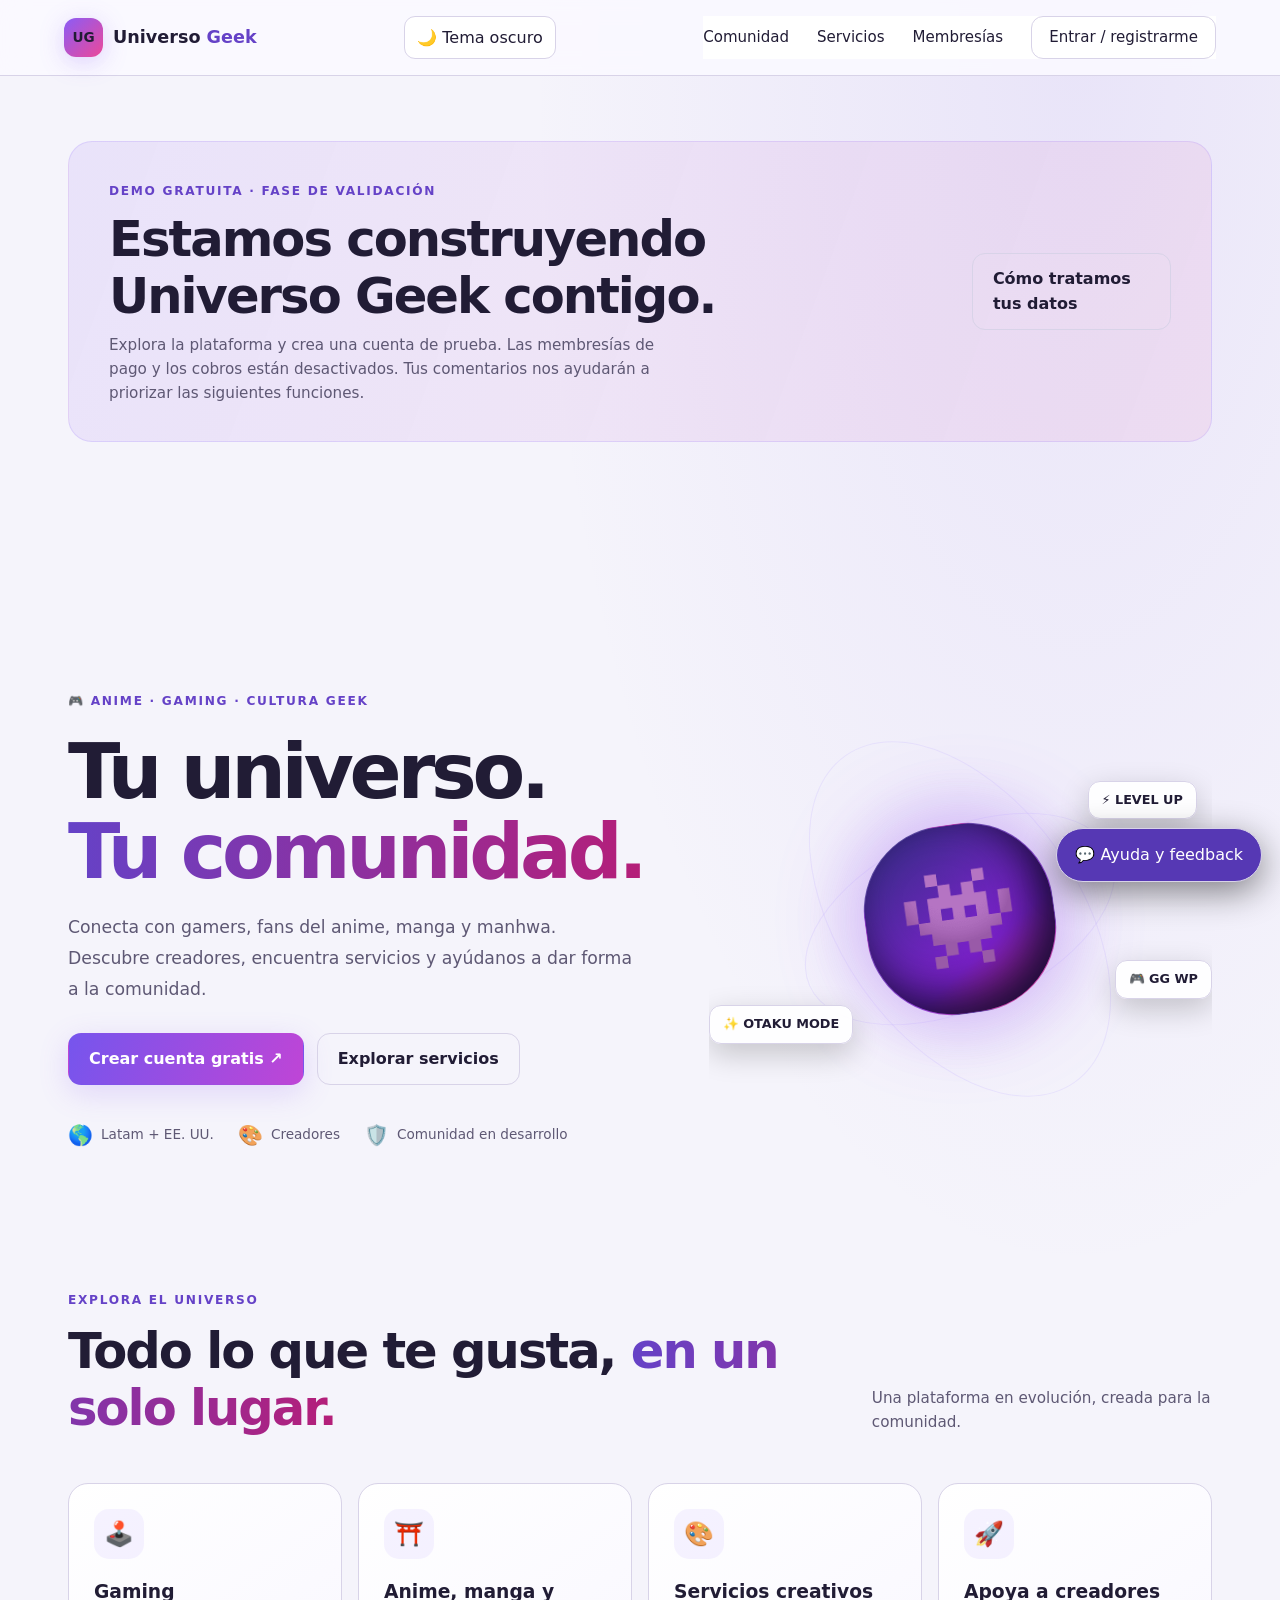
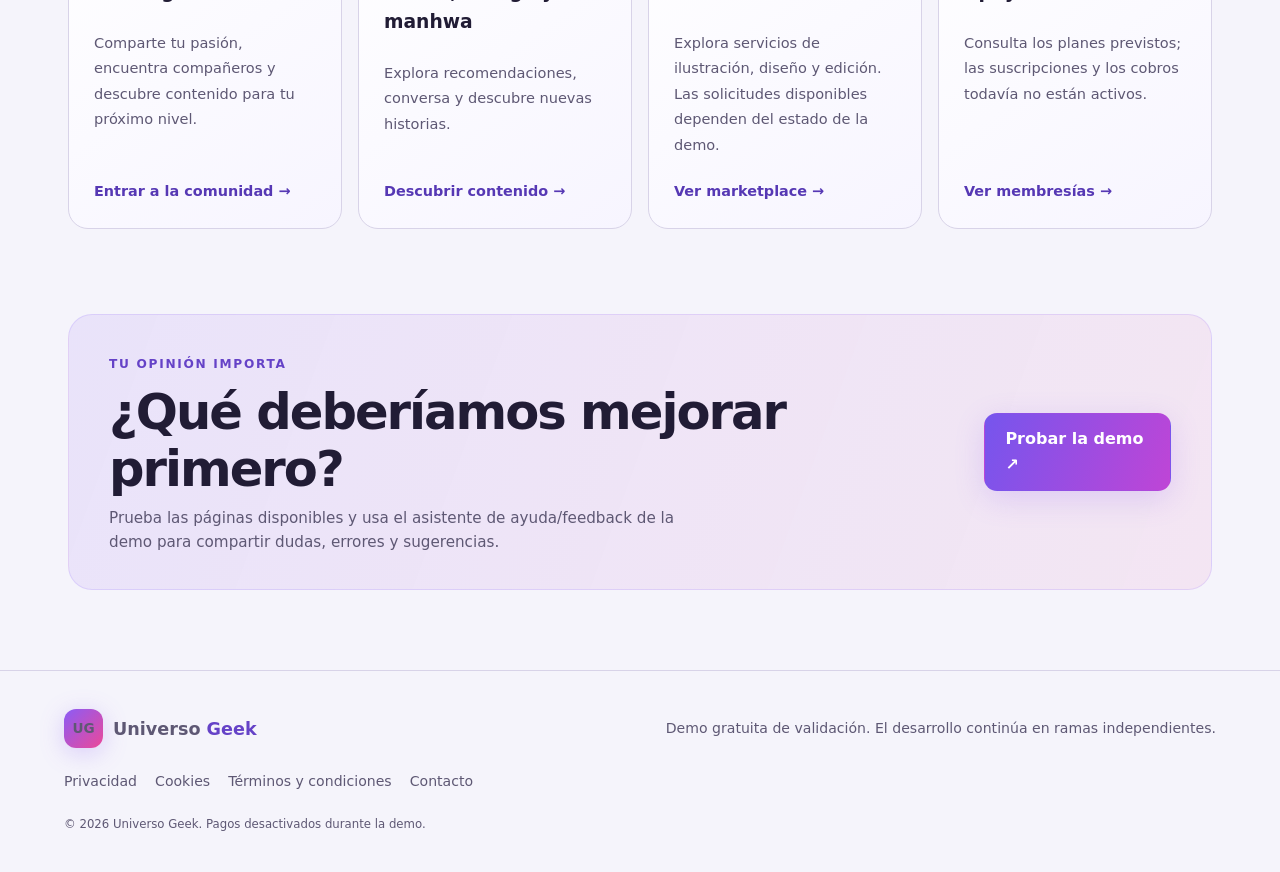
<file: index.html>
<!doctype html>
<html lang="es">
<head>
<meta charset="utf-8"><meta name="viewport" content="width=device-width,initial-scale=1">
<meta name="theme-color" content="#10101b"><meta name="description" content="Universo Geek: demo gratuita de comunidad gamer, anime, manga y manhwa. Prueba el catálogo, descubre servicios y ayúdanos a definir la plataforma.">
<title>Universo Geek — Demo gratuita</title><link rel="stylesheet" href="assets/css/style.css">
</head><body>
<!-- CABECERA: navegación principal de la demo pública. -->
<header class="site-header"><a class="brand" href="index.html"><span class="brand-mark">UG</span><span>Universo <b>Geek</b></span></a><button class="menu-toggle" aria-expanded="false" aria-label="Abrir menú">☰</button><nav class="nav"><a href="#comunidad">Comunidad</a><a href="services.html">Servicios</a><a href="membership.html">Membresías</a><a href="login.html" class="nav-login">Entrar / registrarme</a></nav></header>
<main>
<!-- Aviso visible: esta rama es una demo de validación separada de producción. -->
<section class="section" aria-label="Estado de la demo"><div class="cta-panel"><div><span class="eyebrow">DEMO GRATUITA · FASE DE VALIDACIÓN</span><h2>Estamos construyendo Universo Geek contigo.</h2><p>Explora la plataforma y crea una cuenta de prueba. Las membresías de pago y los cobros están desactivados. Tus comentarios nos ayudarán a priorizar las siguientes funciones.</p></div><a class="button secondary" href="privacy.html">Cómo tratamos tus datos</a></div></section>
<!-- CONTENIDO: propuesta de valor y accesos principales. -->
<section class="hero"><div class="hero-copy"><span class="eyebrow">🎮 ANIME · GAMING · CULTURA GEEK</span><h1>Tu universo.<br><span>Tu comunidad.</span></h1><p>Conecta con gamers, fans del anime, manga y manhwa. Descubre creadores, encuentra servicios y ayúdanos a dar forma a la comunidad.</p><div class="actions"><a class="button primary" href="login.html">Crear cuenta gratis ↗</a><a class="button secondary" href="services.html">Explorar servicios</a></div><div class="hero-stats"><div><strong>🌎</strong><span>Latam + EE. UU.</span></div><div><strong>🎨</strong><span>Creadores</span></div><div><strong>🛡️</strong><span>Comunidad en desarrollo</span></div></div></div><div class="hero-art" aria-label="Ilustración decorativa"><div class="orbit orbit-one"></div><div class="orbit orbit-two"></div><div class="planet">👾</div><span class="float-tag tag-a">⚡ LEVEL UP</span><span class="float-tag tag-b">✨ OTAKU MODE</span><span class="float-tag tag-c">🎮 GG WP</span></div></section>
<section class="section" id="comunidad"><div class="section-heading"><div><span class="eyebrow">EXPLORA EL UNIVERSO</span><h2>Todo lo que te gusta, <span>en un solo lugar.</span></h2></div><p>Una plataforma en evolución, creada para la comunidad.</p></div><div class="feature-grid"><article class="feature-card"><span class="feature-icon">🕹️</span><h3>Gaming</h3><p>Comparte tu pasión, encuentra compañeros y descubre contenido para tu próximo nivel.</p><a href="login.html">Entrar a la comunidad →</a></article><article class="feature-card"><span class="feature-icon">⛩️</span><h3>Anime, manga y manhwa</h3><p>Explora recomendaciones, conversa y descubre nuevas historias.</p><a href="login.html">Descubrir contenido →</a></article><article class="feature-card"><span class="feature-icon">🎨</span><h3>Servicios creativos</h3><p>Explora servicios de ilustración, diseño y edición. Las solicitudes disponibles dependen del estado de la demo.</p><a href="services.html">Ver marketplace →</a></article><article class="feature-card"><span class="feature-icon">🚀</span><h3>Apoya a creadores</h3><p>Consulta los planes previstos; las suscripciones y los cobros todavía no están activos.</p><a href="membership.html">Ver membresías →</a></article></div></section>
<section class="cta-panel"><div><span class="eyebrow">TU OPINIÓN IMPORTA</span><h2>¿Qué deberíamos mejorar primero?</h2><p>Prueba las páginas disponibles y usa el asistente de ayuda/feedback de la demo para compartir dudas, errores y sugerencias.</p></div><a class="button primary" href="login.html">Probar la demo ↗</a></section>
</main>
<!-- PIE: enlaces informativos. Esta demo no ofrece cobros ni membresías pagadas. -->
<footer class="footer"><a class="brand" href="index.html"><span class="brand-mark">UG</span><span>Universo <b>Geek</b></span></a><p>Demo gratuita de validación. El desarrollo continúa en ramas independientes.</p><div><a href="privacy.html">Privacidad</a><a href="cookies.html">Cookies</a><a href="terms.html">Términos y condiciones</a><a href="mailto:robertmartineznapoles2003@gmail.com">Contacto</a></div><small>© <span id="year"></span> Universo Geek. Pagos desactivados durante la demo.</small></footer><script src="assets/js/config.js"></script><script src="assets/js/app.js"></script></body></html>
</file>
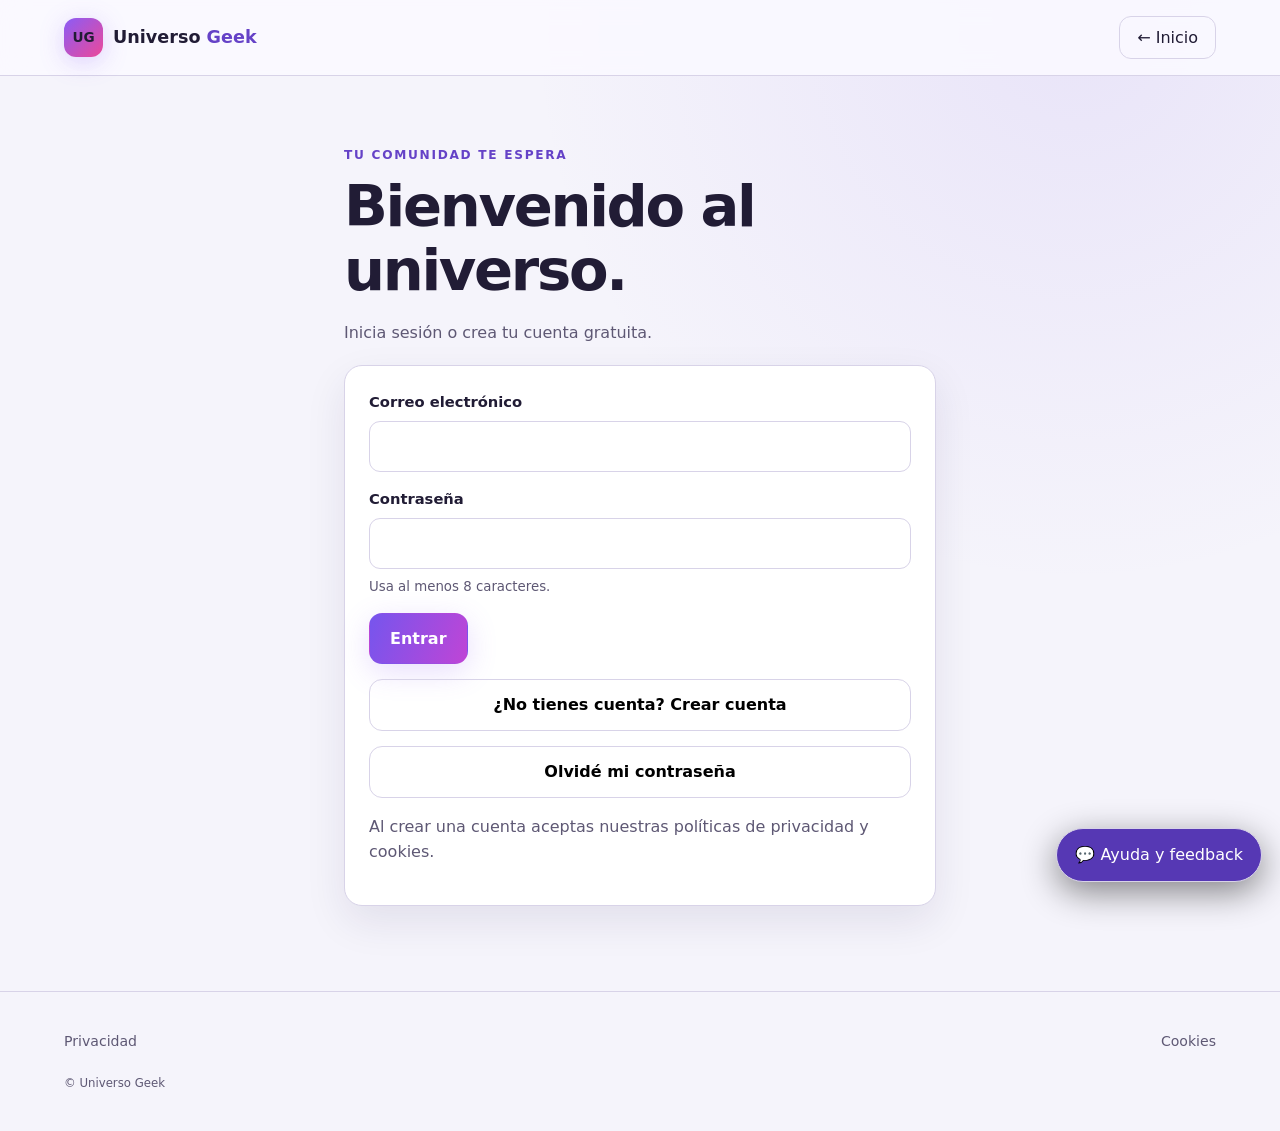
<file: admin.html>
<!doctype html>
<html lang="es">
<head><meta charset="utf-8"><meta name="viewport" content="width=device-width,initial-scale=1"><meta name="description" content="Herramientas seguras de moderación de Universo Geek."><title>Moderación — Universo Geek</title><link rel="stylesheet" href="assets/css/style.css"></head>
<body>
<header class="site-header"><a class="brand" href="index.html"><span class="brand-mark">UG</span><span>Universo <b>Geek</b></span></a><nav class="nav"><a href="dashboard.html">Mi espacio</a><a href="services.html">Marketplace</a><a href="membership.html">Membresías</a><button class="button secondary" data-signout>Salir</button></nav><button class="menu-toggle" aria-label="Abrir menú" aria-expanded="false">☰</button></header>
<!-- MODERACIÓN: esta interfaz es solo una herramienta de conveniencia; las funciones SQL y RLS son la barrera de seguridad real. -->
<main class="page-wrap"><span class="eyebrow">HERRAMIENTAS INTERNAS</span><h1 class="page-title">Centro de moderación</h1><p class="muted">Las decisiones se envían a funciones de base de datos con verificación de rol. Los pagos y los cambios de roles no se administran desde esta página.</p>
<div id="status" class="notice" aria-live="polite">Verificando identidad y permisos…</div>
<section id="moderation-ui" hidden>
  <section class="panel"><div class="section-heading"><div><span class="eyebrow">MARKETPLACE</span><h2>Servicios pendientes</h2></div><button class="button secondary" id="refresh-services" type="button">Actualizar</button></div><div id="services-queue" class="list-grid"><p class="empty-state">Cargando…</p></div></section>
  <section class="panel"><div class="section-heading"><div><span class="eyebrow">AFILIADOS</span><h2>Anuncios pendientes</h2></div><button class="button secondary" id="refresh-ads" type="button">Actualizar</button></div><div id="ads-queue" class="list-grid"><p class="empty-state">Cargando…</p></div></section>
  <!-- FEEDBACK: solo el administrador puede leer los comentarios; la base de datos aplica RLS. -->
  <section class="panel" id="feedback-panel" hidden>
    <div class="section-heading"><div><span class="eyebrow">VOZ DE LA COMUNIDAD</span><h2>Feedback de usuarios</h2></div><button class="button secondary" id="refresh-feedback" type="button">Actualizar</button></div>
    <p class="muted">Lee sugerencias y reportes y actualiza su estado de seguimiento. No copies información personal fuera del sistema.</p>
    <div id="feedback-stats" class="feature-grid" aria-live="polite"><p class="empty-state">Cargando estadísticas…</p></div>
    <div id="feedback-queue" class="list-grid"><p class="empty-state">Cargando comentarios…</p></div>
  </section>
  <section class="panel"><h2>Pagos y membresías</h2><p class="notice">Las acciones sobre pagos están desactivadas hasta que QvaPay apruebe la cuenta comercial y se pruebe la verificación de transacciones. No cambies estados de pago manualmente desde el navegador.</p></section>
</section>
</main><footer class="footer"><a href="privacy.html">Privacidad</a><a href="cookies.html">Cookies</a><small>© Universo Geek</small></footer>
<script src="assets/js/config.js"></script><script src="assets/js/app.js"></script><script>
// COLAS DE MODERACIÓN: muestra publicaciones pendientes y llama a RPCs que comprueban el rol y registran la auditoría.
UG.requireAuth();
const statusBox=document.querySelector("#status"), ui=document.querySelector("#moderation-ui");
const serviceQueue=document.querySelector("#services-queue"), adsQueue=document.querySelector("#ads-queue");
function noteBox(text,kind="notice"){statusBox.className="notice "+kind;statusBox.textContent=text;}
function make(tag,cls,text){const el=document.createElement(tag);if(cls)el.className=cls;if(text!==undefined)el.textContent=text;return el;}
function renderQueue(container,rows,type){
 container.replaceChildren();
 if(!rows.length){container.append(make("p","empty-state","No hay elementos pendientes de revisión."));return;}
 for(const row of rows){
  const card=make("article","service-card");
  card.append(make("span","badge",type==="service"?(row.category||"Servicio"):"Anuncio de afiliado"));
  card.append(make("h3","",row.title));
  card.append(make("p","muted",row.description));
  if(type==="service")card.append(make("p","",Number(row.price_amount).toLocaleString("es-US",{style:"currency",currency:row.currency||"USD"})));
  else {const link=make("a","","Abrir destino ↗");link.href=row.destination_url;link.target="_blank";link.rel="noopener noreferrer";card.append(link,make("p","muted","CTA: "+(row.cta||"—")));}
  const note=make("textarea","");note.maxLength=500;note.placeholder="Nota de moderación (opcional, máximo 500 caracteres)";note.setAttribute("aria-label","Nota de moderación");note.style.width="100%";note.style.minHeight="76px";note.style.margin="12px 0";note.style.background="var(--bg)";note.style.color="var(--text)";note.style.border="1px solid var(--line)";note.style.borderRadius="10px";note.style.padding="10px";card.append(note);
  const actions=make("div","form-actions");
  for(const [label,next,cls] of [["Aprobar","approved","primary"],["Rechazar","rejected","secondary"],["Pausar","paused","secondary"]]){
    const button=make("button","button "+cls,label);button.type="button";
    button.addEventListener("click",async()=>{
      if(!confirm(label+" este elemento?"))return;
      button.disabled=true;
      try{
        const endpoint=type==="service"?"moderate_marketplace_service":"moderate_affiliate_ad";
        const idKey=type==="service"?"target_service":"target_ad";
        await UG.api("/rest/v1/rpc/"+endpoint,{method:"POST",body:JSON.stringify({[idKey]:row.id,new_status:next,note:note.value.trim()||null})});
        noteBox("Decisión guardada y registrada en auditoría.","success");
        await loadQueues();
      }catch(e){noteBox("No se pudo guardar la decisión: "+e.message,"error");}
      finally{button.disabled=false;}
    });
    actions.append(button);
  }
  card.append(actions);container.append(card);
 }
}
async function loadQueues(){
 serviceQueue.replaceChildren(make("p","empty-state","Cargando servicios…"));
 adsQueue.replaceChildren(make("p","empty-state","Cargando anuncios…"));
 try{
  const [services,ads]=await Promise.all([
   UG.api("/rest/v1/marketplace_services?select=id,user_id,title,description,category,price_amount,currency,status,created_at&status=eq.pending&order=created_at.asc"),
   UG.api("/rest/v1/affiliate_ads?select=id,user_id,title,description,destination_url,cta,status,created_at&status=eq.pending&order=created_at.asc")
  ]);
  renderQueue(serviceQueue,Array.isArray(services)?services:[],"service");
  renderQueue(adsQueue,Array.isArray(ads)?ads:[],"ad");
 }catch(e){serviceQueue.replaceChildren(make("p","empty-state","No se pudieron cargar los servicios."));adsQueue.replaceChildren(make("p","empty-state","No se pudieron cargar los anuncios."));noteBox("Error al cargar las colas de moderación: "+e.message,"error");}
}
async function loadFeedbackStats(){
 const box=document.querySelector("#feedback-stats");
 if(!box)return;
 box.replaceChildren(make("p","empty-state","Cargando estadísticas…"));
 try{
  const data=await UG.api("/rest/v1/rpc/admin_site_feedback_stats",{method:"POST",body:"{}"});
  box.replaceChildren();
  const values=[
   ["Comentarios recibidos",Number(data.total)||0],
   ["Pendientes de seguimiento",Number(data.open)||0],
   ["Últimos 30 días",Number(data.last_30_days)||0],
   ["Valoración media",data.average_rating==null?"Sin valoraciones":Number(data.average_rating).toFixed(2)+" / 5"]
  ];
  for(const [title,value] of values){
   const card=make("article","feature-card");
   card.append(make("p","muted",title),make("h3","",String(value)));
   box.append(card);
  }
 }catch{
  box.replaceChildren(make("p","empty-state","No se pudieron cargar las estadísticas."));
 }
}
async function loadFeedback(){
 const container=document.querySelector("#feedback-queue");
 if(!container)return;
 await loadFeedbackStats();
 container.replaceChildren(make("p","empty-state","Cargando feedback…"));
 try{
  const rows=await UG.api("/rest/v1/site_feedback?select=id,category,rating,message,contact_email,page_path,status,created_at&order=created_at.desc&limit=100");
  container.replaceChildren();
  if(!Array.isArray(rows)||!rows.length){container.append(make("p","empty-state","Todavía no hay comentarios."));return;}
  for(const row of rows){
   const card=make("article","service-card");
   const labels={question:"Pregunta",bug:"Error",suggestion:"Sugerencia",content:"Contenido",accessibility:"Accesibilidad",other:"Otro"};
   card.append(make("span","badge",(labels[row.category]||row.category)+" · "+row.status));
   card.append(make("p","muted",new Date(row.created_at).toLocaleString()));
   if(row.rating)card.append(make("p","","Valoración: "+row.rating+"/5"));
   card.append(make("p","",row.message));
   if(row.page_path)card.append(make("p","muted","Página: "+row.page_path));
   if(row.contact_email)card.append(make("p","muted","Contacto facilitado: "+row.contact_email));
   const label=make("label","","Estado del seguimiento");
   const select=document.createElement("select");
   [["new","Nuevo"],["reviewing","En revisión"],["planned","Planificado"],["done","Resuelto"],["closed","Cerrado"]].forEach(([value,title])=>{const option=make("option","",title);option.value=value;option.selected=value===row.status;select.append(option);});
   label.append(select);
   const save=make("button","button secondary","Guardar estado");save.type="button";
   save.addEventListener("click",async()=>{
    save.disabled=true;
    try{
     await UG.api("/rest/v1/site_feedback?id=eq."+encodeURIComponent(row.id),{method:"PATCH",headers:{"Prefer":"return=minimal"},body:JSON.stringify({status:select.value})});
     noteBox("Estado del comentario actualizado.","success");
     await loadFeedback();
    }catch(e){noteBox("No se pudo actualizar el comentario. Comprueba el rol de administrador y las políticas RLS.","error");save.disabled=false;}
   });
   card.append(label,save);container.append(card);
  }
 }catch(e){container.replaceChildren(make("p","empty-state","No se pudo cargar el feedback. Esta sección requiere rol de administrador."));}
}
async function init(){
 const user=UG.user();
 if(!user?.id){noteBox("No se pudo identificar la sesión. Vuelve a iniciar sesión.","error");return;}
 try{
  const rows=await UG.api("/rest/v1/profiles?select=id,role,display_name&id=eq."+encodeURIComponent(user.id));
  const profile=Array.isArray(rows)?rows[0]:null;
  if(!profile||!["admin","moderator"].includes(profile.role)){noteBox("Acceso denegado. Esta sección requiere rol admin o moderator.","error");return;}
  noteBox("Sesión verificada · rol: "+profile.role+". Las acciones de moderación se registran en auditoría.","success");
  ui.hidden=false;await loadQueues();if(profile.role==="admin"){document.querySelector("#feedback-panel").hidden=false;await loadFeedback();}
 }catch(e){noteBox("No se pudo verificar el rol. Comprueba la sesión y las políticas RLS.","error");}
}
document.querySelector("#refresh-services").addEventListener("click",loadQueues);
document.querySelector("#refresh-ads").addEventListener("click",loadQueues);
document.querySelector("#refresh-feedback")?.addEventListener("click",loadFeedback);
init();
</script></body></html>
</file>
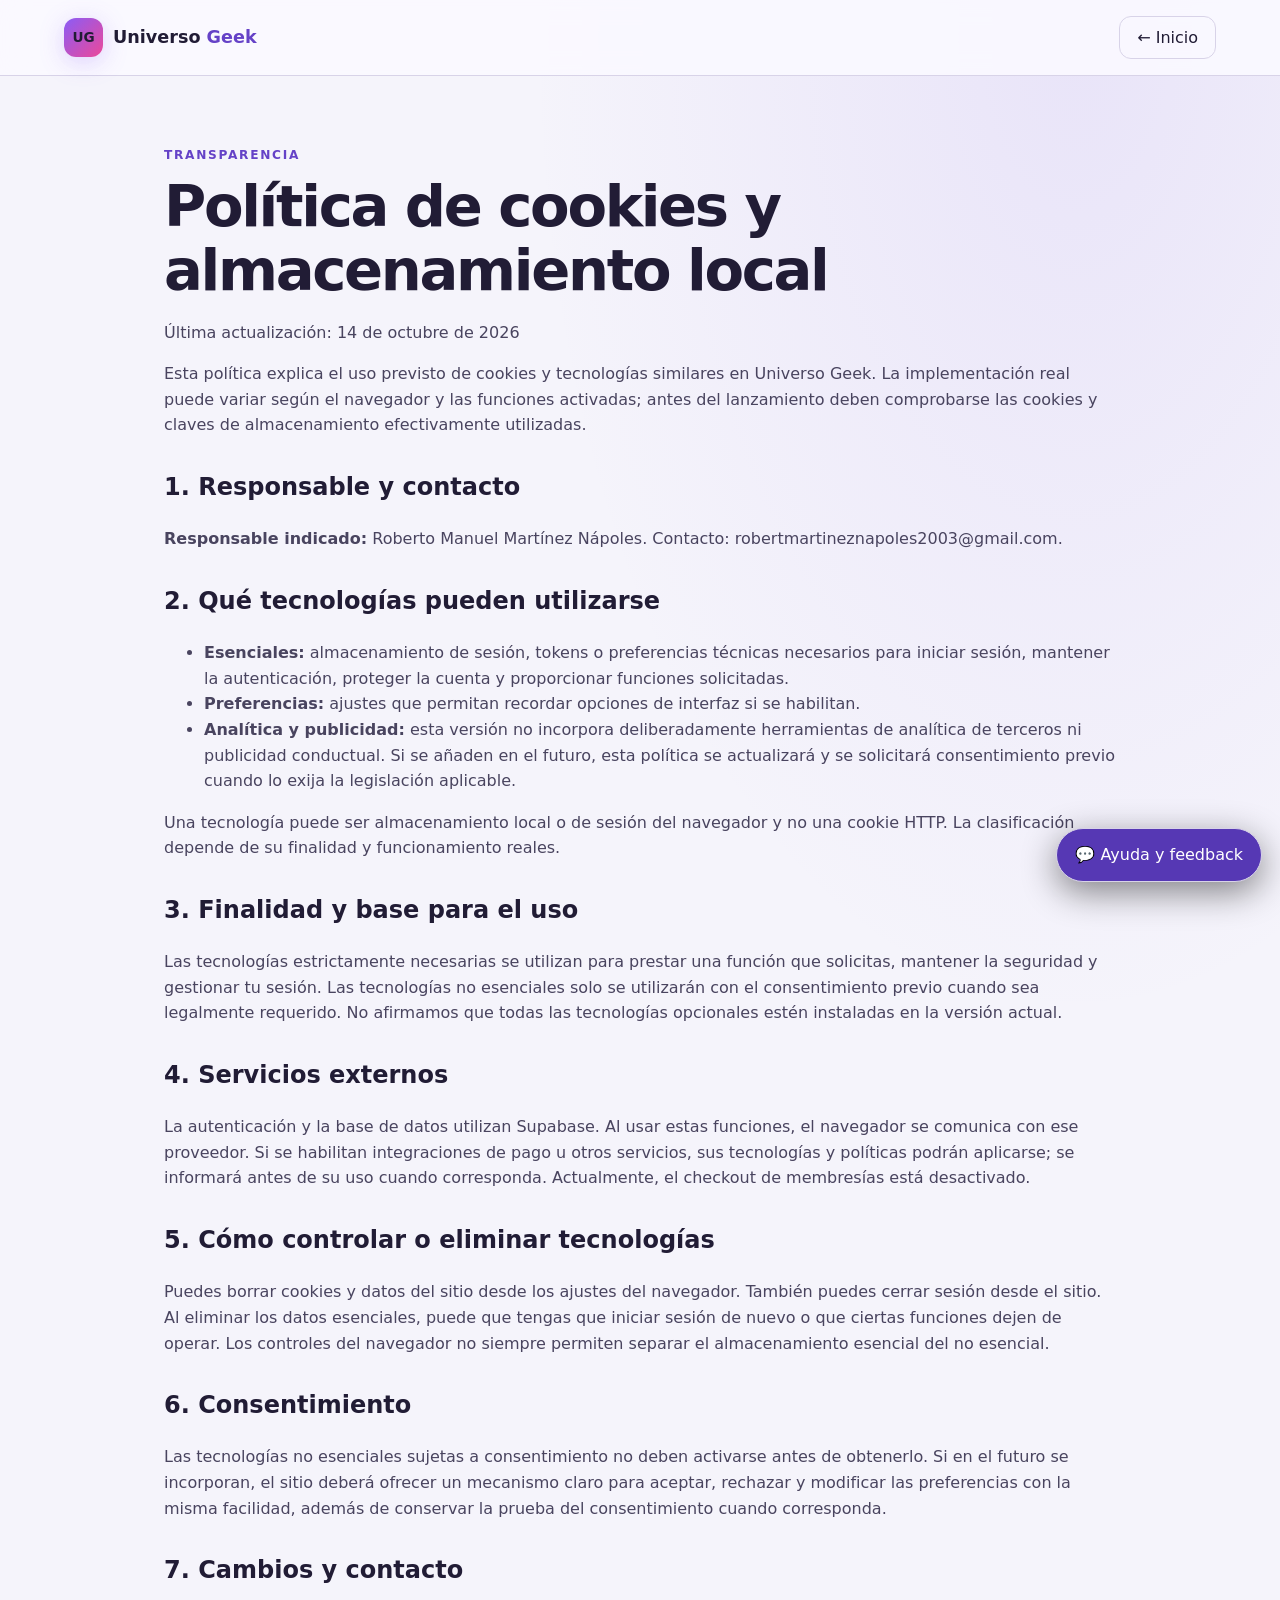
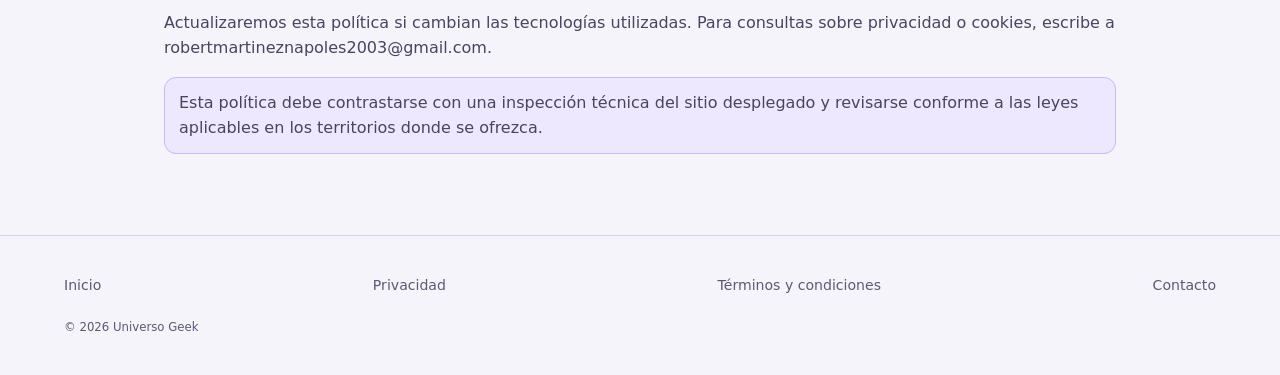
<file: cookies.html>
<!doctype html>
<html lang="es">
<head><meta charset="utf-8"><meta name="viewport" content="width=device-width,initial-scale=1"><meta name="description" content="Política de cookies y almacenamiento local de Universo Geek."><title>Política de cookies — Universo Geek</title><link rel="stylesheet" href="assets/css/style.css"></head>
<body>
<header class="site-header"><a class="brand" href="index.html"><span class="brand-mark">UG</span><span>Universo <b>Geek</b></span></a><a class="nav-login" href="index.html">← Inicio</a></header>
<main class="page-wrap legal"><span class="eyebrow">TRANSPARENCIA</span><h1 class="page-title">Política de cookies y almacenamiento local</h1><p class="muted">Última actualización: 14 de octubre de 2026</p>
<p>Esta política explica el uso previsto de cookies y tecnologías similares en Universo Geek. La implementación real puede variar según el navegador y las funciones activadas; antes del lanzamiento deben comprobarse las cookies y claves de almacenamiento efectivamente utilizadas.</p>
<h2>1. Responsable y contacto</h2><p><strong>Responsable indicado:</strong> Roberto Manuel Martínez Nápoles. Contacto: <a href="mailto:robertmartineznapoles2003@gmail.com">robertmartineznapoles2003@gmail.com</a>.</p>
<h2>2. Qué tecnologías pueden utilizarse</h2><ul><li><strong>Esenciales:</strong> almacenamiento de sesión, tokens o preferencias técnicas necesarios para iniciar sesión, mantener la autenticación, proteger la cuenta y proporcionar funciones solicitadas.</li><li><strong>Preferencias:</strong> ajustes que permitan recordar opciones de interfaz si se habilitan.</li><li><strong>Analítica y publicidad:</strong> esta versión no incorpora deliberadamente herramientas de analítica de terceros ni publicidad conductual. Si se añaden en el futuro, esta política se actualizará y se solicitará consentimiento previo cuando lo exija la legislación aplicable.</li></ul><p>Una tecnología puede ser almacenamiento local o de sesión del navegador y no una cookie HTTP. La clasificación depende de su finalidad y funcionamiento reales.</p>
<h2>3. Finalidad y base para el uso</h2><p>Las tecnologías estrictamente necesarias se utilizan para prestar una función que solicitas, mantener la seguridad y gestionar tu sesión. Las tecnologías no esenciales solo se utilizarán con el consentimiento previo cuando sea legalmente requerido. No afirmamos que todas las tecnologías opcionales estén instaladas en la versión actual.</p>
<h2>4. Servicios externos</h2><p>La autenticación y la base de datos utilizan Supabase. Al usar estas funciones, el navegador se comunica con ese proveedor. Si se habilitan integraciones de pago u otros servicios, sus tecnologías y políticas podrán aplicarse; se informará antes de su uso cuando corresponda. Actualmente, el checkout de membresías está desactivado.</p>
<h2>5. Cómo controlar o eliminar tecnologías</h2><p>Puedes borrar cookies y datos del sitio desde los ajustes del navegador. También puedes cerrar sesión desde el sitio. Al eliminar los datos esenciales, puede que tengas que iniciar sesión de nuevo o que ciertas funciones dejen de operar. Los controles del navegador no siempre permiten separar el almacenamiento esencial del no esencial.</p>
<h2>6. Consentimiento</h2><p>Las tecnologías no esenciales sujetas a consentimiento no deben activarse antes de obtenerlo. Si en el futuro se incorporan, el sitio deberá ofrecer un mecanismo claro para aceptar, rechazar y modificar las preferencias con la misma facilidad, además de conservar la prueba del consentimiento cuando corresponda.</p>
<h2>7. Cambios y contacto</h2><p>Actualizaremos esta política si cambian las tecnologías utilizadas. Para consultas sobre privacidad o cookies, escribe a <a href="mailto:robertmartineznapoles2003@gmail.com">robertmartineznapoles2003@gmail.com</a>.</p>
<p class="notice">Esta política debe contrastarse con una inspección técnica del sitio desplegado y revisarse conforme a las leyes aplicables en los territorios donde se ofrezca.</p></main>
<footer class="footer"><a href="index.html">Inicio</a><a href="privacy.html">Privacidad</a><a href="terms.html">Términos y condiciones</a><a href="mailto:robertmartineznapoles2003@gmail.com">Contacto</a><small>© <span id="year"></span> Universo Geek</small></footer><script src="assets/js/config.js"></script><script src="assets/js/app.js"></script></body></html>
</file>
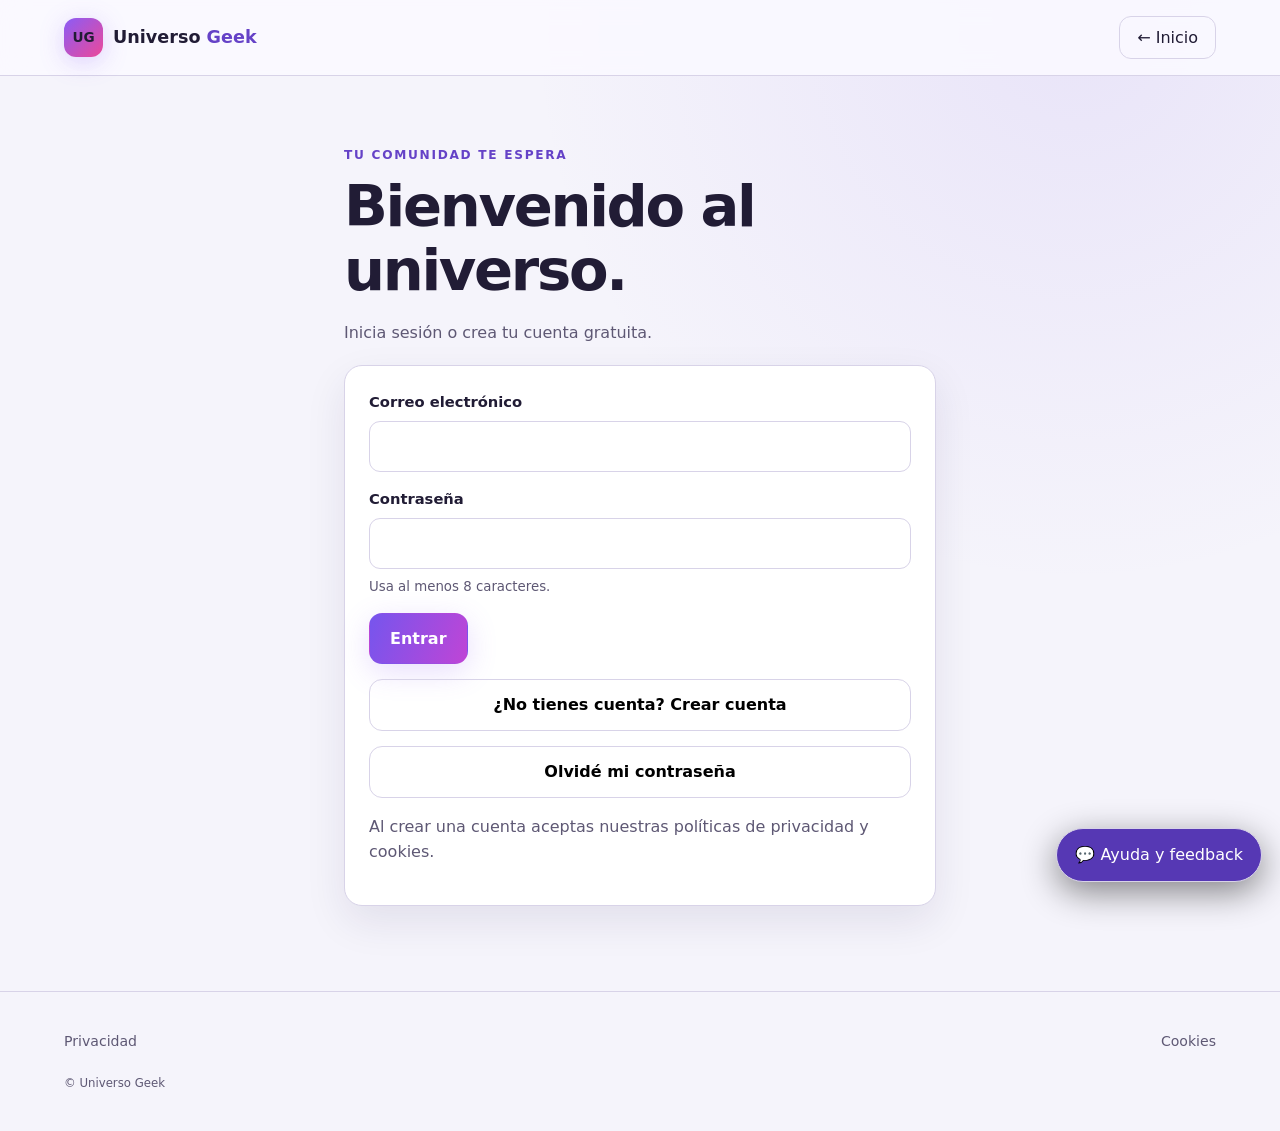
<file: dashboard.html>
<!doctype html>
<html lang="es">
<head><meta charset="utf-8"><meta name="viewport" content="width=device-width,initial-scale=1"><meta name="description" content="Tu espacio personal en Universo Geek."><title>Mi espacio — Universo Geek</title><link rel="stylesheet" href="assets/css/style.css"></head>
<body>
<header class="site-header"><a class="brand" href="index.html"><span class="brand-mark">UG</span><span>Universo <b>Geek</b></span></a><nav class="nav"><a href="services.html">Servicios</a><a href="membership.html">Membresías</a><button class="button secondary" data-signout>Salir</button></nav><button class="menu-toggle" aria-label="Abrir menú" aria-expanded="false">☰</button></header>
<!-- PANEL PERSONAL: solicitudes y pedidos del usuario autenticado. Las transiciones permitidas se vuelven a validar en Supabase. -->
<main class="page-wrap"><span class="eyebrow">PANEL PERSONAL</span><h1 class="page-title">Tu espacio geek.</h1><p class="muted">Sesión de <span data-user-email>usuario</span></p>
<div class="feature-grid"><article class="feature-card"><span class="feature-icon">🎨</span><h3>Publica un servicio</h3><p>Comparte tus habilidades creativas con la comunidad.</p><a href="services.html#publish">Crear publicación →</a></article><article class="feature-card"><span class="feature-icon">⭐</span><h3>Membresías</h3><p>Consulta los planes disponibles y el estado de la integración de pagos.</p><a href="membership.html">Explorar planes →</a></article><article class="feature-card"><span class="feature-icon">🛡️</span><h3>Privacidad y seguridad</h3><p>Consulta cómo protegemos tu cuenta y tus datos.</p><a href="privacy.html">Leer política →</a></article><article class="feature-card"><span class="feature-icon">📣</span><h3>Ayuda</h3><p>Contacta al equipo si necesitas soporte.</p><a href="privacy.html">Ver contacto →</a></article></div>
<section class="panel"><h2>Estado de tu cuenta</h2><p id="profile-status" class="muted">Comprobando sesión…</p><div id="admin-entry"></div></section>
<section class="panel"><div class="section-heading"><div><span class="eyebrow">MARKETPLACE</span><h2>Mis solicitudes y pedidos</h2></div><button class="button secondary" id="refresh-orders" type="button">Actualizar</button></div><p class="muted">Gestiona solicitudes como comprador o vendedor. Estos estados no procesan pagos; los pagos siguen desactivados.</p><div id="orders-message" aria-live="polite"></div><div id="orders-list" class="list-grid"><p class="empty-state">Cargando pedidos…</p></div></section>
</main><footer class="footer"><a href="privacy.html">Privacidad</a><a href="cookies.html">Cookies</a><small>© Universo Geek</small></footer>
<script src="assets/js/config.js"></script><script src="assets/js/app.js"></script><script>
// PEDIDOS: la interfaz presenta solo las acciones esperadas para el rol y estado actuales; el trigger de base de datos decide si la transición es válida.
UG.requireAuth();
const profileStatus=document.querySelector("#profile-status"),ordersList=document.querySelector("#orders-list"),ordersMessage=document.querySelector("#orders-message");
const statusLabels={requested:"Solicitado",accepted:"Aceptado",in_progress:"En progreso",delivered:"Entregado",completed:"Completado",cancelled:"Cancelado",disputed:"En disputa"};
function el(tag,cls,text){const n=document.createElement(tag);if(cls)n.className=cls;if(text!==undefined)n.textContent=text;return n;}
function orderNotice(text,kind="notice"){ordersMessage.className="notice "+kind;ordersMessage.textContent=text;}
function actionsFor(order,userId){
 const seller=order.seller_id===userId,buyer=order.buyer_id===userId;
 if(seller&&order.status==="requested")return [["Aceptar","accepted"],["Cancelar","cancelled"]];
 if(seller&&order.status==="accepted")return [["Comenzar","in_progress"],["Cancelar","cancelled"]];
 if(seller&&order.status==="in_progress")return [["Marcar entregado","delivered"],["Cancelar","cancelled"],["Abrir disputa","disputed"]];
 if(buyer&&order.status==="requested")return [["Cancelar solicitud","cancelled"],["Abrir disputa","disputed"]];
 if(buyer&&order.status==="delivered")return [["Confirmar y completar","completed"],["Abrir disputa","disputed"],["Cancelar","cancelled"]];
 return [];
}
async function changeOrder(order,next,label,button){
 if(!confirm(label+"?"))return;
 button.disabled=true;
 try{
  await UG.api("/rest/v1/service_orders?id=eq."+encodeURIComponent(order.id),{method:"PATCH",headers:{"Prefer":"return=minimal"},body:JSON.stringify({status:next})});
  orderNotice("Estado actualizado: "+(statusLabels[next]||next)+".","success");
  await loadOrders();
 }catch(e){orderNotice("No se pudo actualizar el pedido: "+e.message,"error");}
 finally{button.disabled=false;}
}
async function loadOrders(){
 const user=UG.user();if(!user?.id)return;
 ordersList.replaceChildren(el("p","empty-state","Cargando pedidos…"));
 try{
  const rows=await UG.api("/rest/v1/service_orders?select=id,service_id,buyer_id,seller_id,brief,agreed_amount,currency,status,created_at&or=(buyer_id.eq."+user.id+",seller_id.eq."+user.id+")&order=created_at.desc");
  ordersList.replaceChildren();
  if(!Array.isArray(rows)||rows.length===0){ordersList.append(el("p","empty-state","Todavía no tienes solicitudes. Explora el marketplace para encontrar servicios."));return;}
  for(const order of rows){
   const card=el("article","service-card"),seller=order.seller_id===user.id;
   card.append(el("span","badge",(seller?"Vendedor":"Comprador")+" · "+(statusLabels[order.status]||order.status)));
   card.append(el("h3","","Pedido "+order.id.slice(0,8).toUpperCase()));
   card.append(el("p","muted",order.brief));
   const amount=Number(order.agreed_amount).toLocaleString("es-US",{style:"currency",currency:order.currency||"USD"});
   card.append(el("p","",amount+" · "+new Date(order.created_at).toLocaleDateString("es")));
   const buttons=el("div","form-actions");
   for(const [label,next] of actionsFor(order,user.id)){const b=el("button","button "+(next==="completed"||next==="accepted"||next==="in_progress"||next==="delivered"?"primary":"secondary"),label);b.type="button";b.addEventListener("click",()=>changeOrder(order,next,label,b));buttons.append(b);}
   if(buttons.childElementCount)card.append(buttons);
   ordersList.append(card);
  }
 }catch(e){ordersList.replaceChildren(el("p","empty-state","No se pudieron cargar los pedidos. Comprueba tu sesión y las políticas de acceso."));orderNotice(e.message,"error");}
}
async function init(){
 try{
  const user=await UG.api("/auth/v1/user");
  document.querySelector("[data-user-email]").textContent=user.email||"tu cuenta";
  profileStatus.textContent="Sesión verificada. Puedes publicar servicios y gestionar pedidos; los pagos permanecen desactivados.";
  const rows=await UG.api("/rest/v1/profiles?select=role&id=eq."+encodeURIComponent(user.id));
  if(Array.isArray(rows)&&rows[0]&&["admin","moderator"].includes(rows[0].role)){
   const link=el("a","button secondary","Abrir centro de moderación");link.href="admin.html";document.querySelector("#admin-entry").append(link);
  }
  await loadOrders();
 }catch(e){profileStatus.textContent="La sesión no pudo verificarse. Inicia sesión nuevamente.";localStorage.removeItem("ug_access_token");}
}
document.querySelector("#refresh-orders").addEventListener("click",loadOrders);
init();
</script></body></html>
</file>
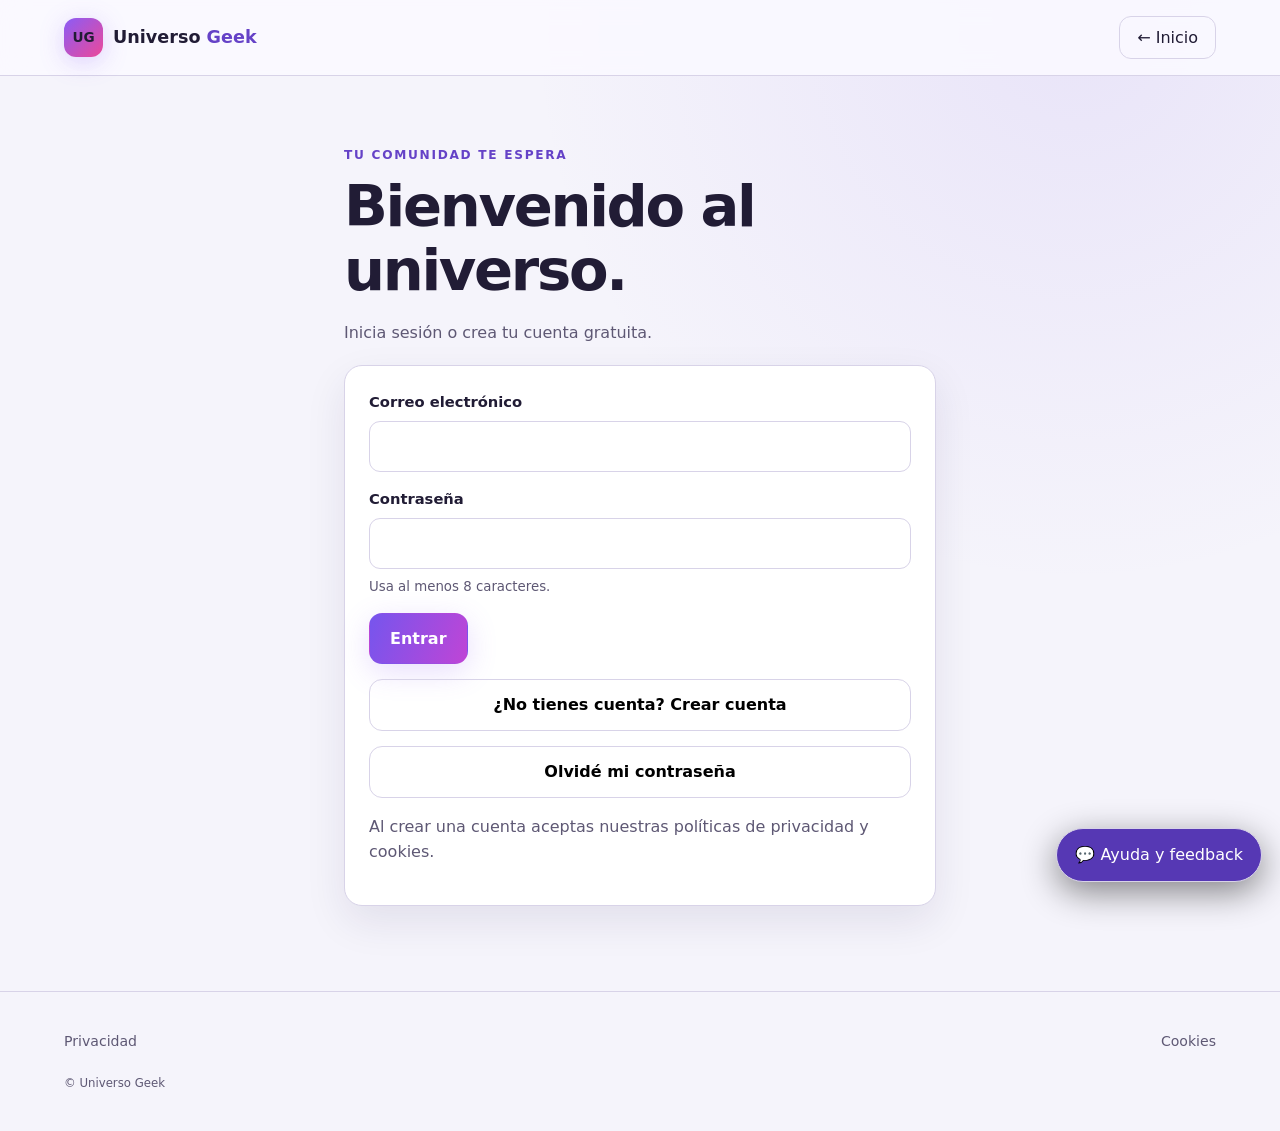
<file: login.html>
<!doctype html>
<html lang="es">
<head>
<meta charset="utf-8">
<meta name="viewport" content="width=device-width,initial-scale=1">
<title>Entrar — Universo Geek</title>
<link rel="stylesheet" href="assets/css/style.css">
<style>
  #referral-field[hidden] { display: none !important; }
</style>
</head>
<body>
<header class="site-header"><a class="brand" href="index.html"><span class="brand-mark">UG</span><span>Universo <b>Geek</b></span></a><a class="nav-login" href="index.html">← Inicio</a></header>
<main class="page-wrap narrow">
<span class="eyebrow">TU COMUNIDAD TE ESPERA</span><h1 class="page-title">Bienvenido al universo.</h1><p class="muted">Inicia sesión o crea tu cuenta gratuita.</p>
<section class="panel">
<div id="message" aria-live="polite" role="status"></div>
<form id="auth-form" class="form-grid">
<div class="field"><label for="email">Correo electrónico</label><input id="email" name="email" type="email" autocomplete="email" required maxlength="254"></div>
<div class="field"><label for="password">Contraseña</label><input id="password" name="password" type="password" autocomplete="current-password" minlength="8" required><small class="muted">Usa al menos 8 caracteres.</small></div>
<div class="field" id="referral-field" hidden><label for="referral-code">Código de referido (opcional)</label><input id="referral-code" name="referral_code" type="text" autocomplete="off" maxlength="64" placeholder="Introduce el código si tienes uno"><small class="muted">Si no tienes código, deja este campo vacío. La atribución y cualquier recompensa deben validarse en el servidor.</small></div>
<div class="form-actions"><button class="button primary" type="submit" id="submit">Entrar</button></div>
<button type="button" class="button secondary" id="toggle-mode">¿No tienes cuenta? Crear cuenta</button>
<button type="button" class="button secondary" id="reset">Olvidé mi contraseña</button>
</form>
<p class="muted">Al crear una cuenta aceptas nuestras <a href="privacy.html">políticas de privacidad</a> y <a href="cookies.html">cookies</a>.</p>
</section></main>
<footer class="footer"><a href="privacy.html">Privacidad</a><a href="cookies.html">Cookies</a><small>© Universo Geek</small></footer>
<script src="assets/js/config.js"></script><script src="assets/js/app.js"></script>
<script>
const form=document.querySelector("#auth-form"),msg=document.querySelector("#message"),email=document.querySelector("#email"),password=document.querySelector("#password"),submitButton=document.querySelector("#submit"),toggleButton=document.querySelector("#toggle-mode"),resetButton=document.querySelector("#reset"),referralField=document.querySelector("#referral-field"),referralCode=document.querySelector("#referral-code");
let mode="login";
function notice(t,kind="notice"){msg.className="notice "+kind;msg.textContent=t;}
function getConfig(){
  const c=window.UG_CONFIG||{},url=String(c.supabaseUrl||"").trim().replace(/\/+$/,""),key=String(c.supabaseKey||"").trim();
  if(!url||!key)throw Error("La autenticación no está configurada. Revisa la URL y la clave publicable de Supabase en assets/js/config.js.");
  if(!/^https:\/\/[a-z0-9-]+\.supabase\.co$/i.test(url))throw Error("La URL de Supabase configurada no parece válida. Revisa assets/js/config.js.");
  return {url,key,siteUrl:String(c.siteUrl||"").trim().replace(/\/+$/,"")};
}
function siteBase(){
  const c=window.UG_CONFIG||{},host=location.hostname;
  if((host==="localhost"||host==="127.0.0.1")&&c.siteUrl)return String(c.siteUrl).trim().replace(/\/+$/,"");
  if(host.endsWith("github.io")){
    const match=location.pathname.match(/^\/([^/]+)(?:\/|$)/);
    if(match)return location.origin+"/"+match[1];
  }
  return location.origin;
}
function safeRedirect(path){return siteBase()+"/"+String(path||"").replace(/^\/+/,"");}
async function auth(endpoint,body){
  const c=getConfig();let r;
  try{r=await fetch(c.url+"/auth/v1/"+endpoint,{method:"POST",headers:{apikey:c.key,"Content-Type":"application/json"},body:JSON.stringify(body)});}
  catch(_){throw Error("No se pudo conectar con Supabase. Comprueba tu conexión e inténtalo de nuevo.");}
  const d=await r.json().catch(()=>({}));
  if(!r.ok){
    const m=d.msg||d.message||d.error_description||d.error||"No se pudo completar la solicitud.";
    if(/already registered|user already exists/i.test(m))throw Error("Ya existe una cuenta con ese correo. Intenta iniciar sesión o recuperar la contraseña.");
    if(/email not confirmed/i.test(m))throw Error("Tu correo aún no está confirmado. Revisa tu bandeja y la carpeta de spam.");
    if(/rate limit|email rate limit/i.test(m))throw Error("Supabase ha limitado temporalmente los intentos de correo. Espera antes de volver a intentarlo.");
    throw Error(m);
  }
  return d;
}
function saveSession(d){
  if(!d.access_token)return false;
  localStorage.setItem("ug_access_token",d.access_token);
  if(d.refresh_token)localStorage.setItem("ug_refresh_token",d.refresh_token);
  localStorage.setItem("ug_user",JSON.stringify(d.user||{}));
  return true;
}
function setMode(next){
  mode=next;const reg=mode==="register";
  submitButton.textContent=reg?"Crear cuenta":"Entrar";
  toggleButton.textContent=reg?"¿Ya tienes cuenta? Iniciar sesión":"¿No tienes cuenta? Crear cuenta";
  referralField.hidden=!reg;password.autocomplete=reg?"new-password":"current-password";
  notice(reg?"Crea tu cuenta. El código de referido es opcional.":"Introduce tus datos para iniciar sesión.");
}
form.addEventListener("submit",async e=>{
  e.preventDefault();if(!form.reportValidity())return;
  submitButton.disabled=toggleButton.disabled=resetButton.disabled=true;
  try{
    const cleanEmail=email.value.trim().toLowerCase();
    if(mode==="register"){
      const code=referralCode.value.trim(),payload={email:cleanEmail,password:password.value};
      if(code)payload.data={referral_code:code};
      const d=await auth("signup?redirect_to="+encodeURIComponent(safeRedirect("login.html")),payload);
      if(saveSession(d)){location.href=safeRedirect("dashboard.html");return;}
      notice("Solicitud de registro aceptada por Supabase. La cuenta puede estar pendiente de confirmación: revisa tu correo y spam. Si no llega el mensaje, hay que revisar el SMTP y los registros de Auth. No vuelvas a registrarte repetidamente con el mismo correo.","success");
    }else{
      const d=await auth("token?grant_type=password",{email:cleanEmail,password:password.value});
      if(!saveSession(d))throw Error("Supabase no devolvió una sesión válida.");
      location.href=safeRedirect("dashboard.html");
    }
  }catch(err){notice(err.message||"Ocurrió un error inesperado.","error");}
  finally{submitButton.disabled=toggleButton.disabled=resetButton.disabled=false;}
});
toggleButton.addEventListener("click",()=>setMode(mode==="login"?"register":"login"));
resetButton.addEventListener("click",async()=>{
  if(!email.value.trim()){notice("Escribe primero tu correo electrónico.","error");email.focus();return;}
  resetButton.disabled=true;
  try{
    const c=getConfig(),r=await fetch(c.url+"/auth/v1/recover?redirect_to="+encodeURIComponent(safeRedirect("login.html")),{method:"POST",headers:{apikey:c.key,"Content-Type":"application/json"},body:JSON.stringify({email:email.value.trim().toLowerCase()})}),d=await r.json().catch(()=>({}));
    if(!r.ok)throw Error(d.msg||d.message||d.error_description||"No se pudo solicitar la recuperación.");
    notice("Si existe una cuenta con ese correo, recibirás instrucciones de recuperación. Revisa también spam.","success");
  }catch(err){notice(err.message||"No se pudo solicitar la recuperación.","error");}
  finally{resetButton.disabled=false;}
});
try{getConfig();}catch(err){notice(err.message,"error");}
</script>
</body>
</html>
</file>
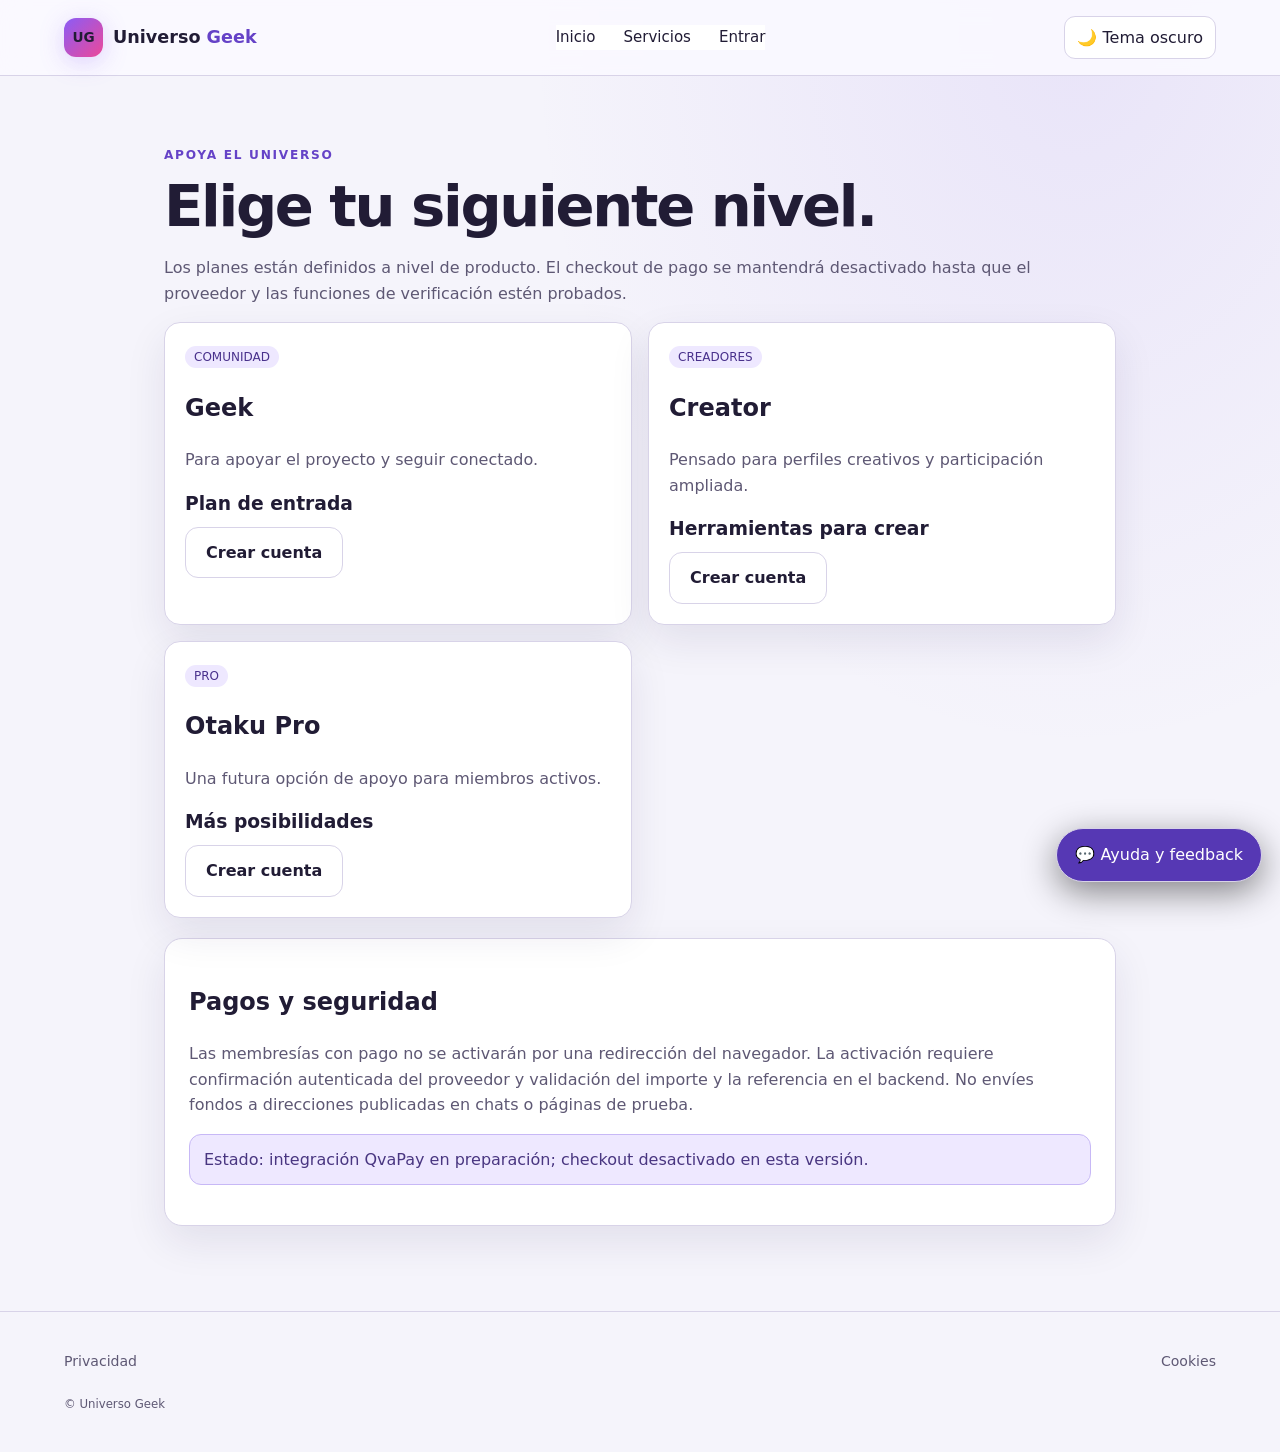
<file: membership.html>
<!doctype html><html lang="es"><head><meta charset="utf-8"><meta name="viewport" content="width=device-width,initial-scale=1"><title>Membresías — Universo Geek</title><link rel="stylesheet" href="assets/css/style.css"></head><body><header class="site-header"><a class="brand" href="index.html"><span class="brand-mark">UG</span><span>Universo <b>Geek</b></span></a><nav class="nav"><a href="index.html">Inicio</a><a href="services.html">Servicios</a><a href="login.html">Entrar</a></nav><button class="menu-toggle" aria-label="Abrir menú" aria-expanded="false">☰</button></header><!-- MEMBRESÍAS: información comercial únicamente. El checkout permanece desactivado hasta que el backend verifique los pagos. -->
<main class="page-wrap"><span class="eyebrow">APOYA EL UNIVERSO</span><h1 class="page-title">Elige tu siguiente nivel.</h1><p class="muted">Los planes están definidos a nivel de producto. El checkout de pago se mantendrá desactivado hasta que el proveedor y las funciones de verificación estén probados.</p><div class="list-grid"><article class="service-card"><span class="badge">COMUNIDAD</span><h2>Geek</h2><p class="muted">Para apoyar el proyecto y seguir conectado.</p><h3>Plan de entrada</h3><a class="button secondary" href="login.html">Crear cuenta</a></article><article class="service-card"><span class="badge">CREADORES</span><h2>Creator</h2><p class="muted">Pensado para perfiles creativos y participación ampliada.</p><h3>Herramientas para crear</h3><a class="button secondary" href="login.html">Crear cuenta</a></article><article class="service-card"><span class="badge">PRO</span><h2>Otaku Pro</h2><p class="muted">Una futura opción de apoyo para miembros activos.</p><h3>Más posibilidades</h3><a class="button secondary" href="login.html">Crear cuenta</a></article></div><section class="panel"><h2>Pagos y seguridad</h2><p class="muted">Las membresías con pago no se activarán por una redirección del navegador. La activación requiere confirmación autenticada del proveedor y validación del importe y la referencia en el backend. No envíes fondos a direcciones publicadas en chats o páginas de prueba.</p><p class="notice">Estado: integración QvaPay en preparación; checkout desactivado en esta versión.</p></section></main><footer class="footer"><a href="privacy.html">Privacidad</a><a href="cookies.html">Cookies</a><small>© Universo Geek</small></footer><script src="assets/js/config.js"></script><script src="assets/js/app.js"></script></body></html>
</file>
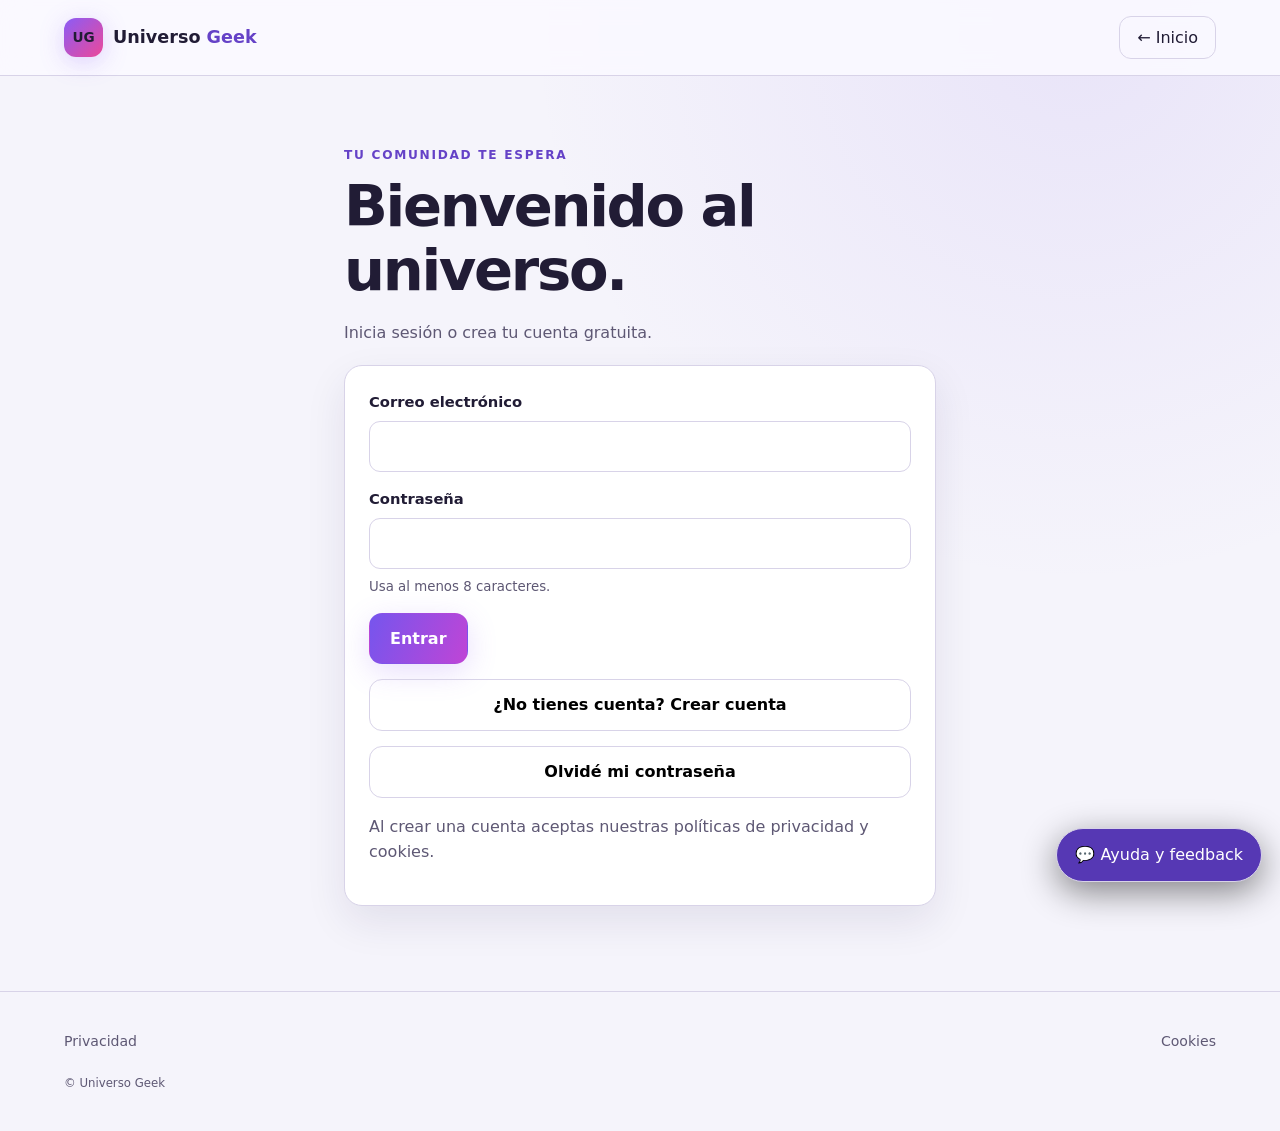
<file: owner.html>
<!doctype html>
<html lang="es">
<head>
  <meta charset="utf-8">
  <meta name="viewport" content="width=device-width, initial-scale=1">
  <meta name="color-scheme" content="dark light">
  <meta name="referrer" content="same-origin">
  <title>Centro privado · Universo Geek</title>
  <link rel="stylesheet" href="assets/css/style.css">
  <link rel="stylesheet" href="assets/css/owner.css">
</head>
<body class="owner-body">
  <main class="owner-shell">
    <header class="owner-header">
      <a class="owner-brand" href="index.html" aria-label="Volver a Universo Geek">🎮 Universo Geek</a>
      <span class="owner-private-label">🔒 Centro privado</span>
    </header>
    <section class="owner-intro">
      <p class="owner-eyebrow">CONTROL DEL PROPIETARIO</p>
      <h1>Tu centro de control</h1>
      <p>Finanzas, comunidad e informes privados, con aprobaciones bajo tu control.</p>
      <p id="owner-status" class="owner-status" role="status" aria-live="polite">Comprobando autorización…</p>
    </section>
    <section id="owner-content" hidden>
      <div class="owner-grid">
        <article class="owner-card">
          <span class="owner-card-icon" aria-hidden="true">💰</span>
          <h2>Finanzas</h2>
          <p>Preparado para conciliar pedidos, cobros verificados, gastos y comisiones sin confundir ingresos con ventas pendientes.</p>
          <span class="owner-tag">Primera fase: solo lectura</span>
        </article>
        <article class="owner-card">
          <span class="owner-card-icon" aria-hidden="true">👥</span>
          <h2>Comunidad</h2>
          <p>Informes exportables de membresías, actividad y resultados de los canales conectados.</p>
          <span class="owner-tag">Integraciones pendientes</span>
        </article>
        <article class="owner-card">
          <span class="owner-card-icon" aria-hidden="true">🧠</span>
          <h2>IA financiera local</h2>
          <p>Analiza informes guardados en tu ordenador sin enviar datos a una IA en la nube.</p>
          <span class="owner-tag">No conectada todavía</span>
        </article>
        <article class="owner-card">
          <span class="owner-card-icon" aria-hidden="true">📣</span>
          <h2>Redes sociales</h2>
          <p>Preparación de publicaciones, calendario y automatizaciones mediante integraciones oficiales.</p>
          <span class="owner-tag">Requiere configurar APIs</span>
        </article>
      </div>
      <section class="owner-notice">
        <h2>Acciones y aprobaciones</h2>
        <p>Las tareas rutinarias podrán automatizarse después de probarlas. Las acciones sensibles seguirán requiriendo tu aprobación. Esta versión no procesa pagos ni ejecuta publicaciones.</p>
      </section>
      <button id="owner-signout" class="owner-button" type="button">Cerrar sesión</button>
    </section>
    <section id="owner-denied" class="owner-denied" hidden>
      <h2>Acceso no autorizado</h2>
      <p>Esta página solo está disponible para la cuenta propietaria autorizada. No se han cargado datos privados.</p>
      <a href="login.html">Volver al inicio de sesión</a>
    </section>
    <footer class="owner-footer">Acceso restringido · Universo Geek</footer>
  </main>
  <script src="assets/js/config.js"></script>
  <script src="assets/js/app.js"></script>
  <script src="assets/js/pages/owner.js"></script>
</body>
</html>
</file>
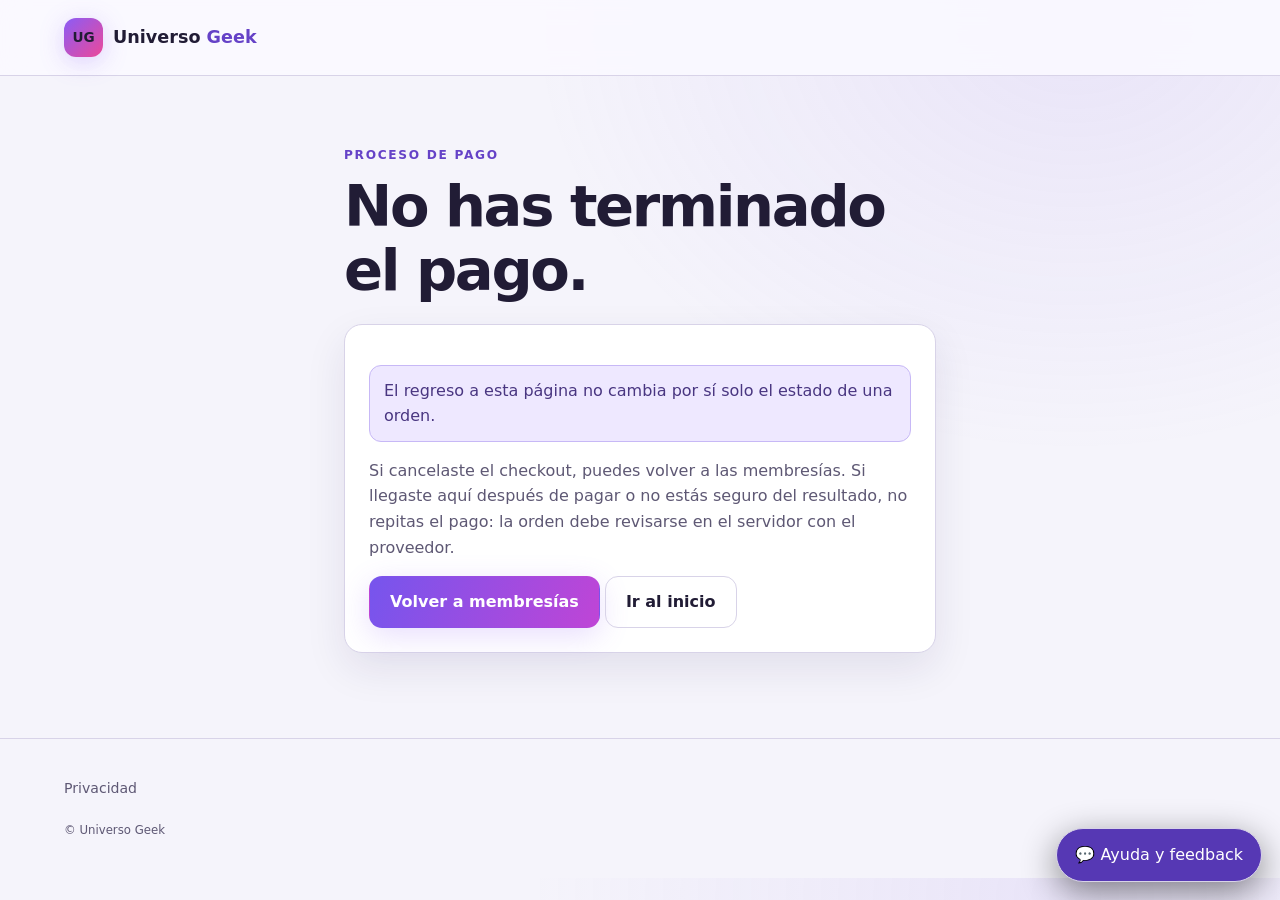
<file: pago-cancelado.html>
<!doctype html>
<html lang="es">
<head>
<meta charset="utf-8">
<meta name="viewport" content="width=device-width,initial-scale=1">
<meta name="robots" content="noindex,nofollow">
<meta name="theme-color" content="#10101b">
<title>Pago cancelado — Universo Geek</title>
<link rel="stylesheet" href="assets/css/style.css">
</head>
<body>
<header class="site-header"><a class="brand" href="index.html"><span class="brand-mark">UG</span><span>Universo <b>Geek</b></span></a></header>
<main class="page-wrap narrow">
<span class="eyebrow">PROCESO DE PAGO</span>
<h1 class="page-title">No has terminado el pago.</h1>
<section class="panel">
<p class="notice">El regreso a esta página no cambia por sí solo el estado de una orden.</p>
<p class="muted">Si cancelaste el checkout, puedes volver a las membresías. Si llegaste aquí después de pagar o no estás seguro del resultado, no repitas el pago: la orden debe revisarse en el servidor con el proveedor.</p>
<a class="button primary" href="membership.html">Volver a membresías</a>
<a class="button secondary" href="index.html">Ir al inicio</a>
</section>
</main>
<footer class="footer"><a href="privacy.html">Privacidad</a><small>© Universo Geek</small></footer>
<script src="assets/js/config.js"></script><script src="assets/js/app.js"></script>
</body></html>
</file>
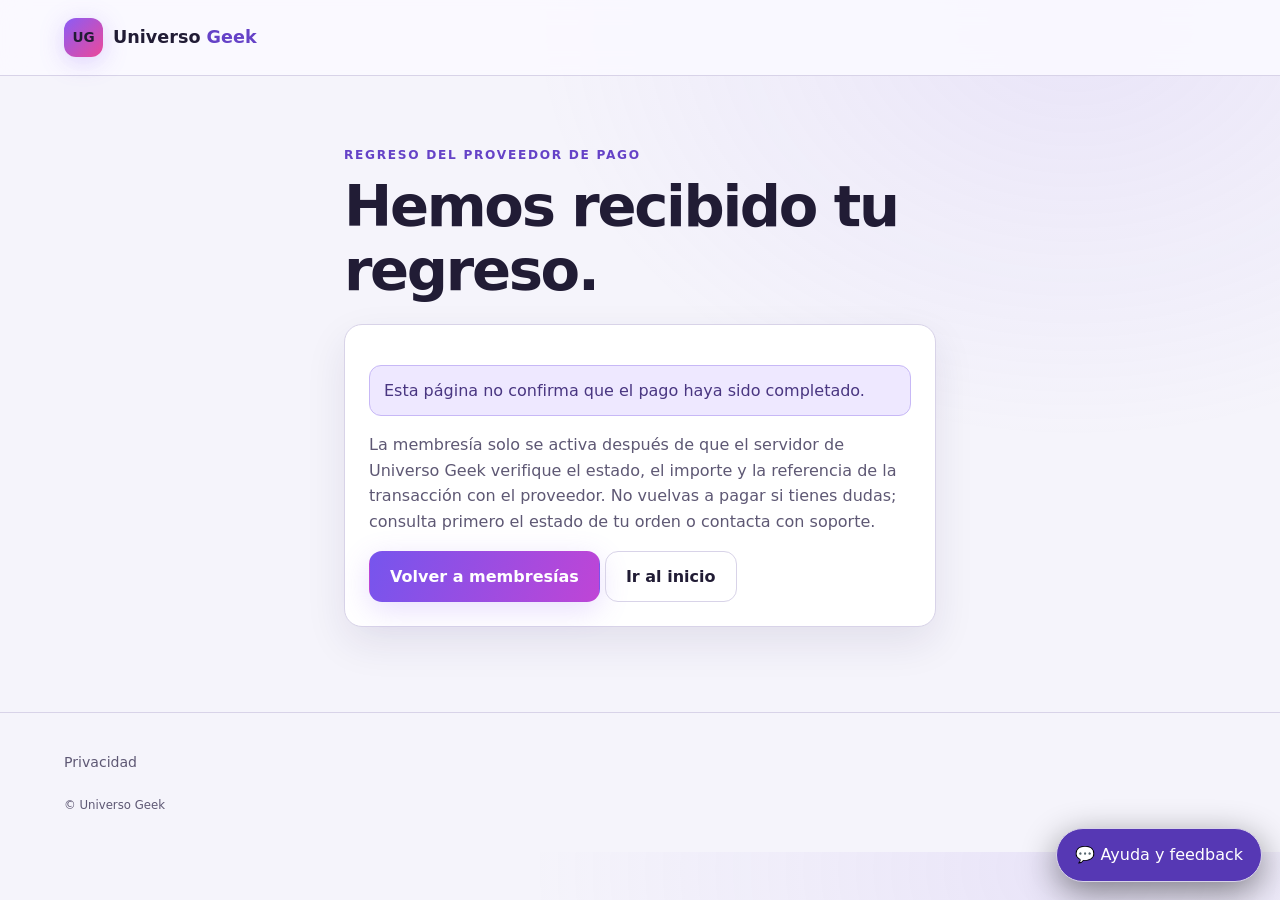
<file: pago-exitoso.html>
<!doctype html>
<html lang="es">
<head>
<meta charset="utf-8">
<meta name="viewport" content="width=device-width,initial-scale=1">
<meta name="robots" content="noindex,nofollow">
<meta name="theme-color" content="#10101b">
<title>Regreso del pago — Universo Geek</title>
<link rel="stylesheet" href="assets/css/style.css">
</head>
<body>
<header class="site-header"><a class="brand" href="index.html"><span class="brand-mark">UG</span><span>Universo <b>Geek</b></span></a></header>
<main class="page-wrap narrow">
<span class="eyebrow">REGRESO DEL PROVEEDOR DE PAGO</span>
<h1 class="page-title">Hemos recibido tu regreso.</h1>
<section class="panel">
<p class="notice">Esta página no confirma que el pago haya sido completado.</p>
<p class="muted">La membresía solo se activa después de que el servidor de Universo Geek verifique el estado, el importe y la referencia de la transacción con el proveedor. No vuelvas a pagar si tienes dudas; consulta primero el estado de tu orden o contacta con soporte.</p>
<a class="button primary" href="membership.html">Volver a membresías</a>
<a class="button secondary" href="index.html">Ir al inicio</a>
</section>
</main>
<footer class="footer"><a href="privacy.html">Privacidad</a><small>© Universo Geek</small></footer>
<script src="assets/js/config.js"></script><script src="assets/js/app.js"></script>
</body></html>
</file>
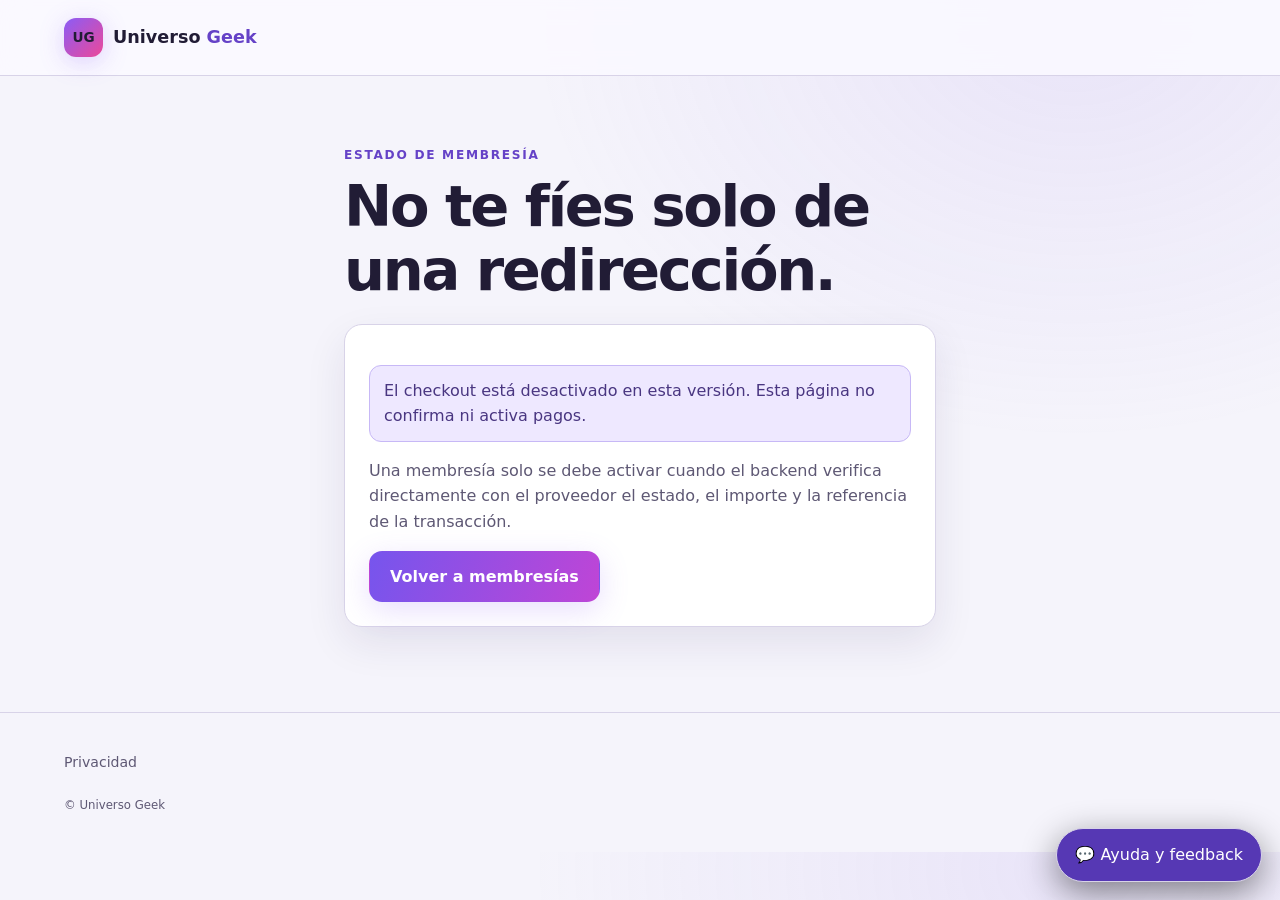
<file: payment-result.html>
<!doctype html><html lang="es"><head><meta charset="utf-8"><meta name="viewport" content="width=device-width,initial-scale=1"><title>Estado del pago — Universo Geek</title><link rel="stylesheet" href="assets/css/style.css"></head><body><header class="site-header"><a class="brand" href="index.html"><span class="brand-mark">UG</span><span>Universo <b>Geek</b></span></a></header><main class="page-wrap narrow"><span class="eyebrow">ESTADO DE MEMBRESÍA</span><h1 class="page-title">No te fíes solo de una redirección.</h1><section class="panel"><p class="notice">El checkout está desactivado en esta versión. Esta página no confirma ni activa pagos.</p><p class="muted">Una membresía solo se debe activar cuando el backend verifica directamente con el proveedor el estado, el importe y la referencia de la transacción.</p><a class="button primary" href="membership.html">Volver a membresías</a></section></main><footer class="footer"><a href="privacy.html">Privacidad</a><small>© Universo Geek</small></footer><script src="assets/js/config.js"></script><script src="assets/js/app.js"></script></body></html>
</file>
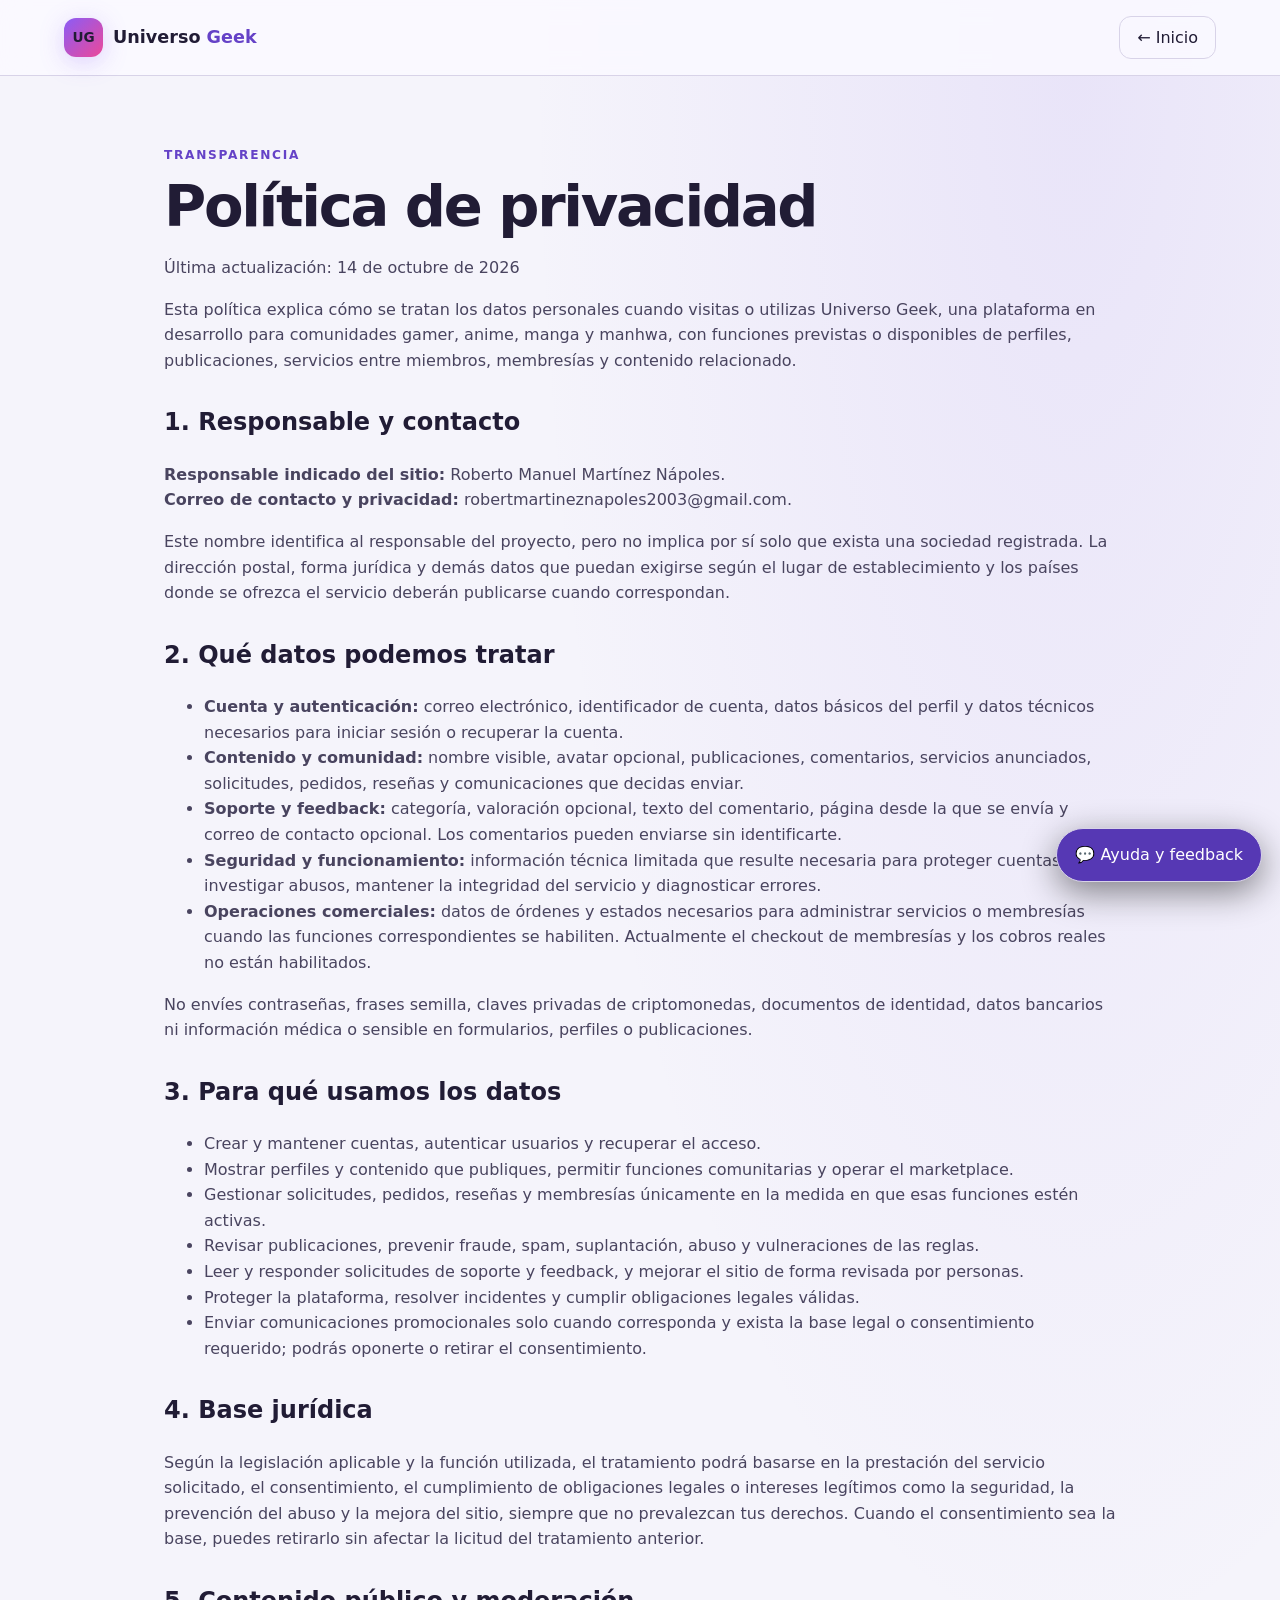
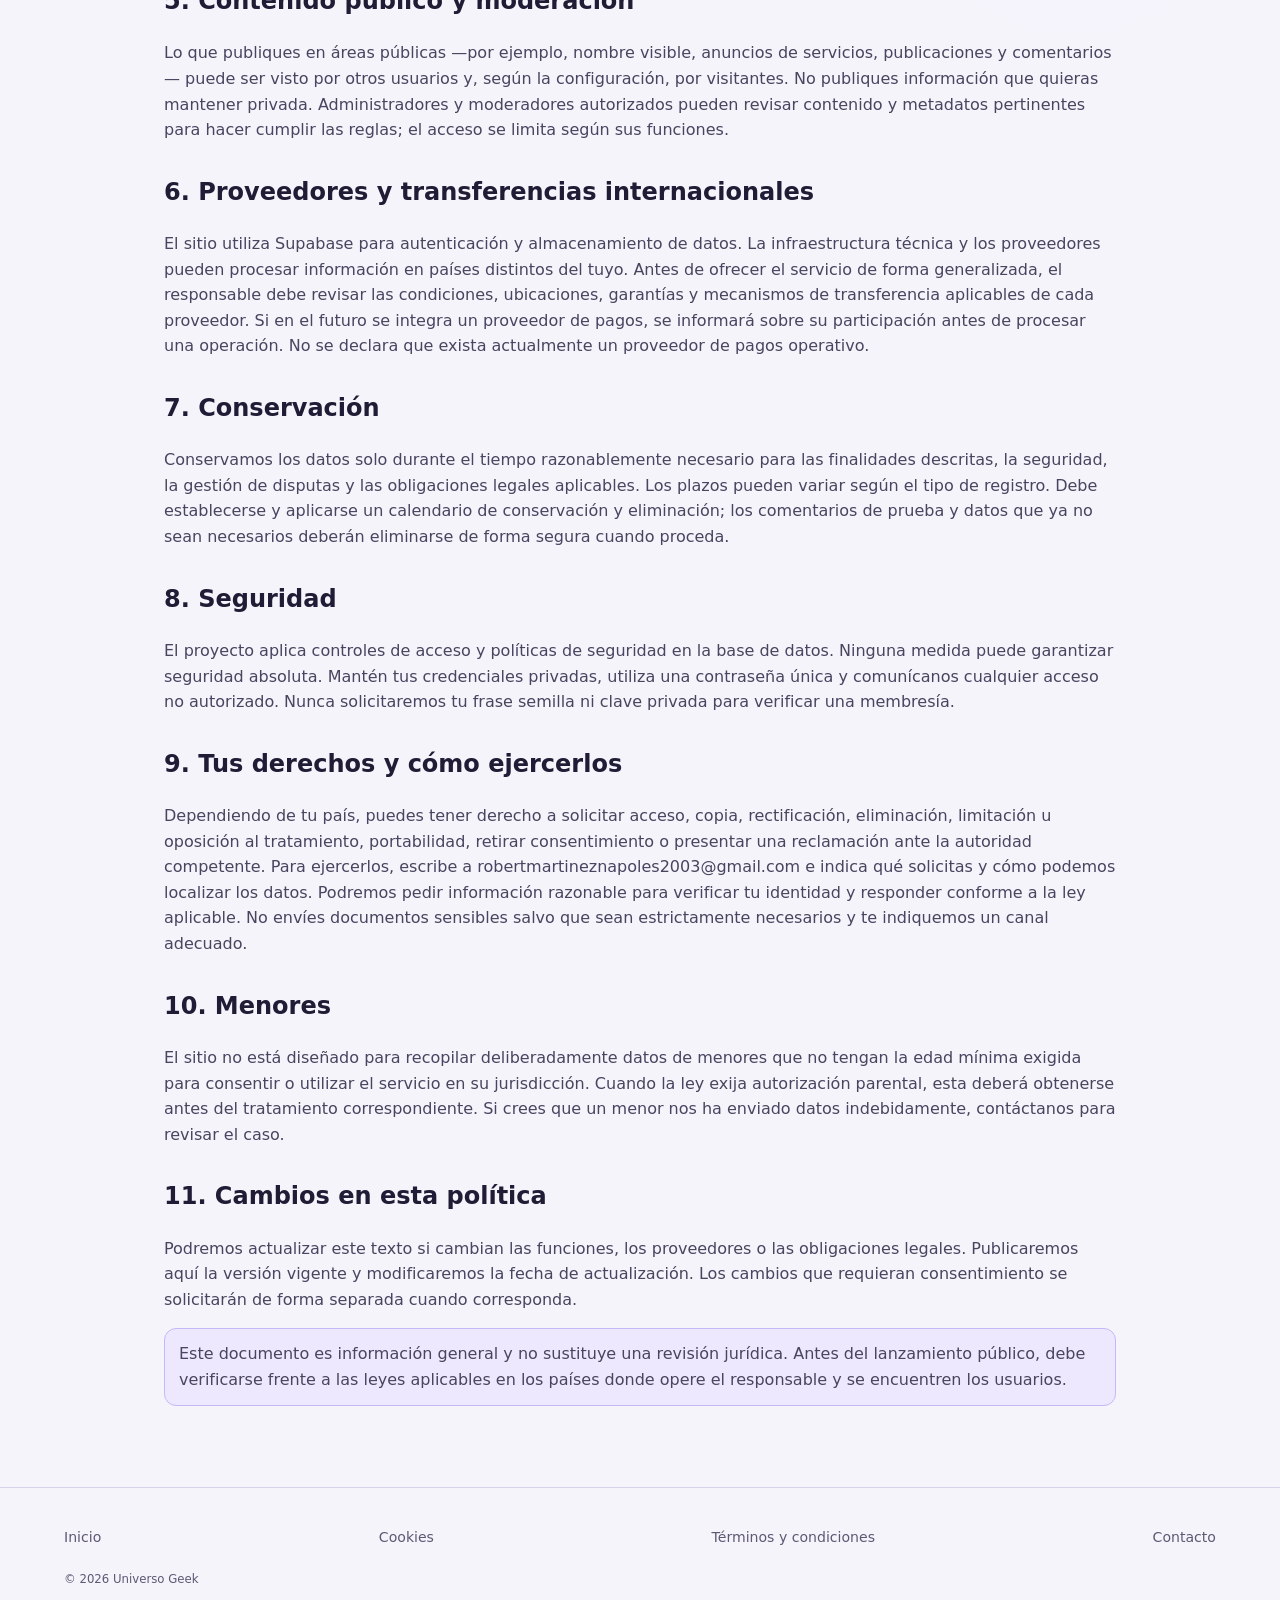
<file: privacy.html>
<!doctype html>
<html lang="es">
<head><meta charset="utf-8"><meta name="viewport" content="width=device-width,initial-scale=1"><meta name="description" content="Política de privacidad de Universo Geek: información sobre datos personales, finalidades, derechos y contacto."><title>Política de privacidad — Universo Geek</title><link rel="stylesheet" href="assets/css/style.css"></head>
<body>
<header class="site-header"><a class="brand" href="index.html"><span class="brand-mark">UG</span><span>Universo <b>Geek</b></span></a><a class="nav-login" href="index.html">← Inicio</a></header>
<main class="page-wrap legal">
<span class="eyebrow">TRANSPARENCIA</span><h1 class="page-title">Política de privacidad</h1><p class="muted">Última actualización: 14 de octubre de 2026</p>
<p>Esta política explica cómo se tratan los datos personales cuando visitas o utilizas Universo Geek, una plataforma en desarrollo para comunidades gamer, anime, manga y manhwa, con funciones previstas o disponibles de perfiles, publicaciones, servicios entre miembros, membresías y contenido relacionado.</p>
<h2>1. Responsable y contacto</h2><p><strong>Responsable indicado del sitio:</strong> Roberto Manuel Martínez Nápoles.<br><strong>Correo de contacto y privacidad:</strong> <a href="mailto:robertmartineznapoles2003@gmail.com">robertmartineznapoles2003@gmail.com</a>.</p><p>Este nombre identifica al responsable del proyecto, pero no implica por sí solo que exista una sociedad registrada. La dirección postal, forma jurídica y demás datos que puedan exigirse según el lugar de establecimiento y los países donde se ofrezca el servicio deberán publicarse cuando correspondan.</p>
<h2>2. Qué datos podemos tratar</h2><ul><li><strong>Cuenta y autenticación:</strong> correo electrónico, identificador de cuenta, datos básicos del perfil y datos técnicos necesarios para iniciar sesión o recuperar la cuenta.</li><li><strong>Contenido y comunidad:</strong> nombre visible, avatar opcional, publicaciones, comentarios, servicios anunciados, solicitudes, pedidos, reseñas y comunicaciones que decidas enviar.</li><li><strong>Soporte y feedback:</strong> categoría, valoración opcional, texto del comentario, página desde la que se envía y correo de contacto opcional. Los comentarios pueden enviarse sin identificarte.</li><li><strong>Seguridad y funcionamiento:</strong> información técnica limitada que resulte necesaria para proteger cuentas, investigar abusos, mantener la integridad del servicio y diagnosticar errores.</li><li><strong>Operaciones comerciales:</strong> datos de órdenes y estados necesarios para administrar servicios o membresías cuando las funciones correspondientes se habiliten. Actualmente el checkout de membresías y los cobros reales no están habilitados.</li></ul><p>No envíes contraseñas, frases semilla, claves privadas de criptomonedas, documentos de identidad, datos bancarios ni información médica o sensible en formularios, perfiles o publicaciones.</p>
<h2>3. Para qué usamos los datos</h2><ul><li>Crear y mantener cuentas, autenticar usuarios y recuperar el acceso.</li><li>Mostrar perfiles y contenido que publiques, permitir funciones comunitarias y operar el marketplace.</li><li>Gestionar solicitudes, pedidos, reseñas y membresías únicamente en la medida en que esas funciones estén activas.</li><li>Revisar publicaciones, prevenir fraude, spam, suplantación, abuso y vulneraciones de las reglas.</li><li>Leer y responder solicitudes de soporte y feedback, y mejorar el sitio de forma revisada por personas.</li><li>Proteger la plataforma, resolver incidentes y cumplir obligaciones legales válidas.</li><li>Enviar comunicaciones promocionales solo cuando corresponda y exista la base legal o consentimiento requerido; podrás oponerte o retirar el consentimiento.</li></ul>
<h2>4. Base jurídica</h2><p>Según la legislación aplicable y la función utilizada, el tratamiento podrá basarse en la prestación del servicio solicitado, el consentimiento, el cumplimiento de obligaciones legales o intereses legítimos como la seguridad, la prevención del abuso y la mejora del sitio, siempre que no prevalezcan tus derechos. Cuando el consentimiento sea la base, puedes retirarlo sin afectar la licitud del tratamiento anterior.</p>
<h2>5. Contenido público y moderación</h2><p>Lo que publiques en áreas públicas —por ejemplo, nombre visible, anuncios de servicios, publicaciones y comentarios— puede ser visto por otros usuarios y, según la configuración, por visitantes. No publiques información que quieras mantener privada. Administradores y moderadores autorizados pueden revisar contenido y metadatos pertinentes para hacer cumplir las reglas; el acceso se limita según sus funciones.</p>
<h2>6. Proveedores y transferencias internacionales</h2><p>El sitio utiliza Supabase para autenticación y almacenamiento de datos. La infraestructura técnica y los proveedores pueden procesar información en países distintos del tuyo. Antes de ofrecer el servicio de forma generalizada, el responsable debe revisar las condiciones, ubicaciones, garantías y mecanismos de transferencia aplicables de cada proveedor. Si en el futuro se integra un proveedor de pagos, se informará sobre su participación antes de procesar una operación. No se declara que exista actualmente un proveedor de pagos operativo.</p>
<h2>7. Conservación</h2><p>Conservamos los datos solo durante el tiempo razonablemente necesario para las finalidades descritas, la seguridad, la gestión de disputas y las obligaciones legales aplicables. Los plazos pueden variar según el tipo de registro. Debe establecerse y aplicarse un calendario de conservación y eliminación; los comentarios de prueba y datos que ya no sean necesarios deberán eliminarse de forma segura cuando proceda.</p>
<h2>8. Seguridad</h2><p>El proyecto aplica controles de acceso y políticas de seguridad en la base de datos. Ninguna medida puede garantizar seguridad absoluta. Mantén tus credenciales privadas, utiliza una contraseña única y comunícanos cualquier acceso no autorizado. Nunca solicitaremos tu frase semilla ni clave privada para verificar una membresía.</p>
<h2>9. Tus derechos y cómo ejercerlos</h2><p>Dependiendo de tu país, puedes tener derecho a solicitar acceso, copia, rectificación, eliminación, limitación u oposición al tratamiento, portabilidad, retirar consentimiento o presentar una reclamación ante la autoridad competente. Para ejercerlos, escribe a <a href="mailto:robertmartineznapoles2003@gmail.com">robertmartineznapoles2003@gmail.com</a> e indica qué solicitas y cómo podemos localizar los datos. Podremos pedir información razonable para verificar tu identidad y responder conforme a la ley aplicable. No envíes documentos sensibles salvo que sean estrictamente necesarios y te indiquemos un canal adecuado.</p>
<h2>10. Menores</h2><p>El sitio no está diseñado para recopilar deliberadamente datos de menores que no tengan la edad mínima exigida para consentir o utilizar el servicio en su jurisdicción. Cuando la ley exija autorización parental, esta deberá obtenerse antes del tratamiento correspondiente. Si crees que un menor nos ha enviado datos indebidamente, contáctanos para revisar el caso.</p>
<h2>11. Cambios en esta política</h2><p>Podremos actualizar este texto si cambian las funciones, los proveedores o las obligaciones legales. Publicaremos aquí la versión vigente y modificaremos la fecha de actualización. Los cambios que requieran consentimiento se solicitarán de forma separada cuando corresponda.</p>
<p class="notice">Este documento es información general y no sustituye una revisión jurídica. Antes del lanzamiento público, debe verificarse frente a las leyes aplicables en los países donde opere el responsable y se encuentren los usuarios.</p>
</main>
<footer class="footer"><a href="index.html">Inicio</a><a href="cookies.html">Cookies</a><a href="terms.html">Términos y condiciones</a><a href="mailto:robertmartineznapoles2003@gmail.com">Contacto</a><small>© <span id="year"></span> Universo Geek</small></footer><script src="assets/js/config.js"></script><script src="assets/js/app.js"></script></body></html>
</file>
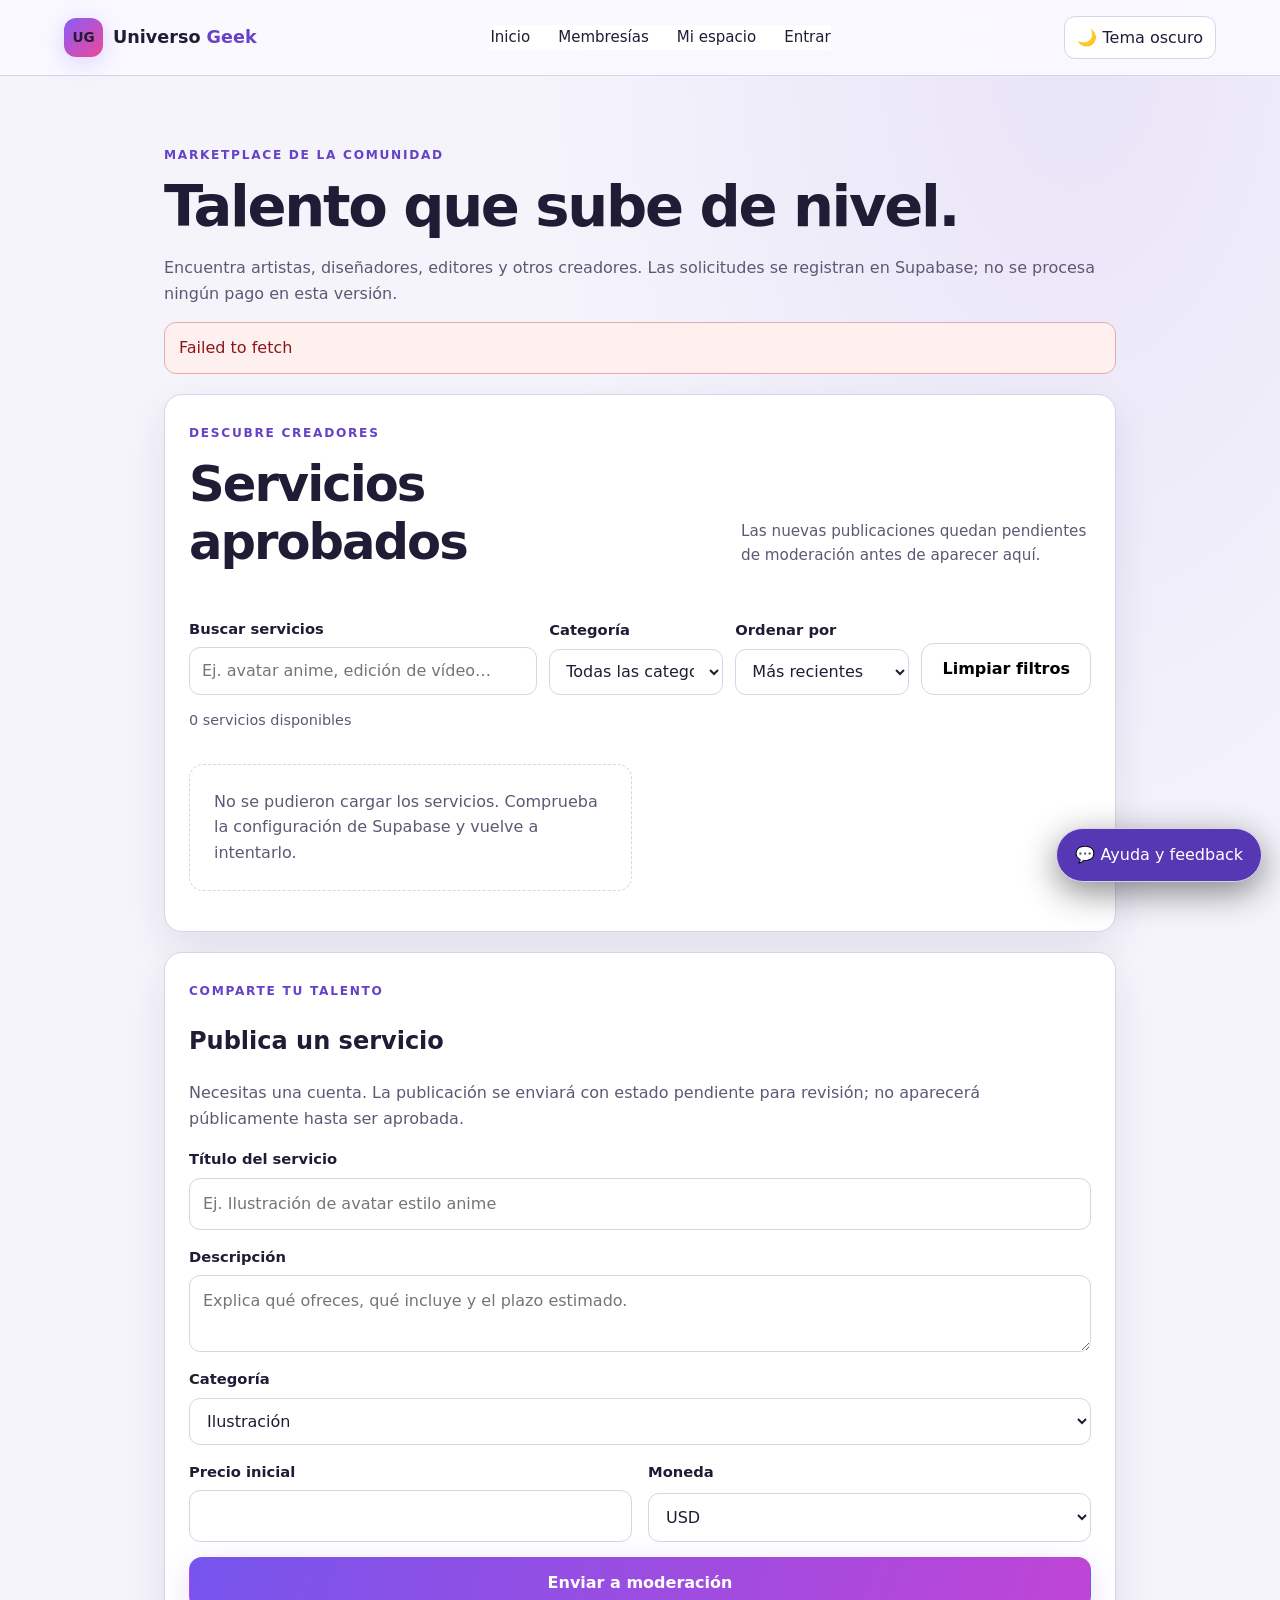
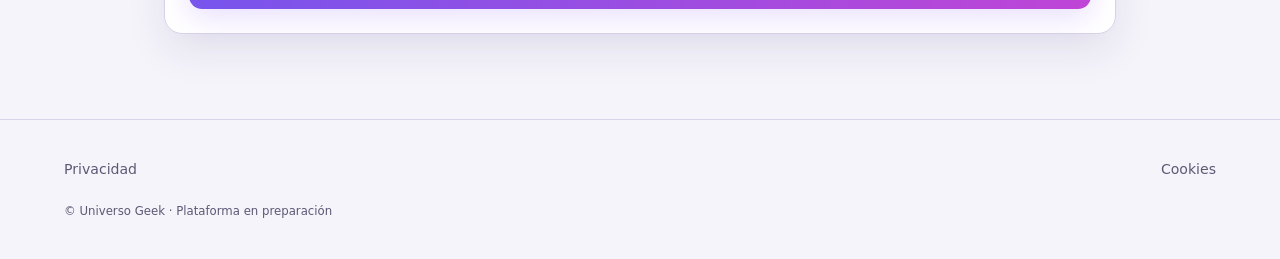
<file: services.html>
<!doctype html>
<html lang="es">
<head><meta charset="utf-8"><meta name="viewport" content="width=device-width,initial-scale=1"><meta name="description" content="Encuentra y ofrece servicios creativos en Universo Geek."><title>Servicios creativos — Universo Geek</title><link rel="stylesheet" href="assets/css/style.css"><link rel="stylesheet" href="assets/css/marketplace.css"></head>
<body>
<header class="site-header"><a class="brand" href="index.html"><span class="brand-mark">UG</span><span>Universo <b>Geek</b></span></a><nav class="nav"><a href="index.html">Inicio</a><a href="membership.html">Membresías</a><a href="dashboard.html">Mi espacio</a><a href="login.html">Entrar</a></nav><button class="menu-toggle" aria-label="Abrir menú" aria-expanded="false">☰</button></header>
<!-- MARKETPLACE: catálogo público de servicios aprobados y formulario de publicación. RLS controla qué filas se pueden leer o escribir. -->
<main class="page-wrap"><span class="eyebrow">MARKETPLACE DE LA COMUNIDAD</span><h1 class="page-title">Talento que sube de nivel.</h1><p class="muted">Encuentra artistas, diseñadores, editores y otros creadores. Las solicitudes se registran en Supabase; no se procesa ningún pago en esta versión.</p>
<div id="global-message" aria-live="polite"></div>
<section class="panel"><div class="section-heading"><div><span class="eyebrow">DESCUBRE CREADORES</span><h2>Servicios aprobados</h2></div><p>Las nuevas publicaciones quedan pendientes de moderación antes de aparecer aquí.</p></div><div class="marketplace-tools" aria-label="Filtros del catálogo">
<div class="field marketplace-search"><label for="service-search">Buscar servicios</label><input id="service-search" type="search" placeholder="Ej. avatar anime, edición de vídeo…" autocomplete="off" aria-describedby="service-results-count"></div>
<div class="field"><label for="service-category-filter">Categoría</label><select id="service-category-filter"><option value="">Todas las categorías</option><option>Ilustración</option><option>Diseño</option><option>Edición</option><option>Gaming</option><option>Traducción</option><option>Otros</option></select></div>
<div class="field"><label for="service-sort">Ordenar por</label><select id="service-sort"><option value="newest">Más recientes</option><option value="price-asc">Menor precio</option><option value="price-desc">Mayor precio</option><option value="title">Nombre A–Z</option></select></div>
<button id="service-filters-reset" class="button secondary marketplace-reset" type="button">Limpiar filtros</button>
</div>
<p id="service-results-count" class="marketplace-count" aria-live="polite">Cargando catálogo…</p>
<div id="service-list" class="list-grid" aria-live="polite"><p class="empty-state">Cargando servicios…</p></div>
<p id="service-no-results" class="empty-state" hidden>No encontramos servicios con esos filtros. Prueba otra categoría o una búsqueda más general.</p></section>
<section class="panel" id="publish"><span class="eyebrow">COMPARTE TU TALENTO</span><h2>Publica un servicio</h2><p class="muted">Necesitas una cuenta. La publicación se enviará con estado pendiente para revisión; no aparecerá públicamente hasta ser aprobada.</p><div id="publish-message" aria-live="polite"></div><form id="publish-form" class="form-grid"><div class="field"><label for="title">Título del servicio</label><input id="title" maxlength="100" required placeholder="Ej. Ilustración de avatar estilo anime"></div><div class="field"><label for="description">Descripción</label><textarea id="description" maxlength="2000" required placeholder="Explica qué ofreces, qué incluye y el plazo estimado."></textarea></div><div class="field"><label for="category">Categoría</label><select id="category" required><option value="Ilustración">Ilustración</option><option value="Diseño">Diseño</option><option value="Edición">Edición</option><option value="Gaming">Gaming</option><option value="Traducción">Traducción</option><option value="Otros">Otros</option></select></div><div class="list-grid"><div class="field"><label for="price">Precio inicial</label><input id="price" type="number" min="0.01" max="100000" step="0.01" required></div><div class="field"><label for="currency">Moneda</label><select id="currency"><option value="USD">USD</option></select></div></div><button class="button primary" type="submit">Enviar a moderación</button></form></section>
<section class="panel" id="request-panel" hidden><span class="eyebrow">SOLICITUD DE CONTRATACIÓN</span><h2 id="request-title">Solicitar servicio</h2><p id="request-price" class="muted"></p><p class="notice">Esta solicitud no cobra ni reserva dinero. Acordad los detalles con claridad y no envíes pagos fuera de una vía verificada por la plataforma.</p><div id="request-message" aria-live="polite"></div><form id="request-form" class="form-grid"><input type="hidden" id="request-service-id"><input type="hidden" id="request-seller-id"><input type="hidden" id="request-amount"><input type="hidden" id="request-currency"><div class="field"><label for="brief">Describe lo que necesitas</label><textarea id="brief" maxlength="3000" required placeholder="Detalla el alcance, referencias y fecha límite."></textarea></div><div class="form-actions"><button class="button primary" type="submit">Enviar solicitud</button><button class="button secondary" id="cancel-request" type="button">Cancelar</button></div></form></section>
</main><footer class="footer"><a href="privacy.html">Privacidad</a><a href="cookies.html">Cookies</a><small>© Universo Geek · Plataforma en preparación</small></footer>
<script src="assets/js/config.js"></script><script src="assets/js/app.js"></script><script>
// LÓGICA DE LA PÁGINA: consultas del catálogo, validación de formulario y creación de solicitudes. No calcular ni procesar pagos aquí.
const list=document.querySelector("#service-list"), globalMsg=document.querySelector("#global-message"), pubMsg=document.querySelector("#publish-message"), reqMsg=document.querySelector("#request-message");
const show=(el,text,kind="notice")=>{el.className="notice "+kind;el.textContent=text;};
const escText=(el,value)=>{el.textContent=value??"";};
async function loadServices(){
  list.replaceChildren(); const wait=document.createElement("p");wait.className="empty-state";wait.textContent="Cargando servicios…";list.append(wait);
  try{
    const rows=await UG.api("/rest/v1/marketplace_services?select=id,user_id,title,description,category,price_amount,currency,created_at&status=eq.approved&order=created_at.desc");
    list.replaceChildren();
    if(!Array.isArray(rows)||rows.length===0){const empty=document.createElement("p");empty.className="empty-state";empty.textContent="Todavía no hay servicios aprobados. ¡Puedes ser de los primeros en publicar!";list.append(empty);window.dispatchEvent(new Event("ug:services-loaded"));return;}
    for(const s of rows){
      const card=document.createElement("article");card.className="service-card";
      // Los filtros operan sobre datos ya devueltos por Supabase; no cambian permisos ni disponibilidad.
      card.dataset.title=s.title||"";
      card.dataset.description=s.description||"";
      card.dataset.category=s.category||"Otros";
      card.dataset.price=String(Number(s.price_amount)||0);
      card.dataset.created=s.created_at||"";
      const badge=document.createElement("span");badge.className="badge";badge.textContent=s.category||"Servicio";
      const h=document.createElement("h3");h.textContent=s.title;
      const desc=document.createElement("p");desc.className="muted";desc.textContent=s.description;
      const price=document.createElement("p");price.innerHTML="";const strong=document.createElement("strong");strong.textContent=Number(s.price_amount).toLocaleString("es-US",{style:"currency",currency:s.currency||"USD"});price.append(strong);
      const button=document.createElement("button");button.type="button";button.className="button primary";button.textContent="Solicitar servicio";
      button.addEventListener("click",()=>openRequest(s));
      card.append(badge,h,desc,price,button);list.append(card);
    }
    window.dispatchEvent(new Event("ug:services-loaded"));
  }catch(e){list.replaceChildren();const empty=document.createElement("p");empty.className="empty-state";empty.textContent="No se pudieron cargar los servicios. Comprueba la configuración de Supabase y vuelve a intentarlo.";list.append(empty);show(globalMsg,e.message,"error");window.dispatchEvent(new Event("ug:services-loaded"));}
}
function openRequest(s){
  if(!UG.token()){location.href="login.html";return;}
  document.querySelector("#request-panel").hidden=false;
  document.querySelector("#request-title").textContent="Solicitar: "+s.title;
  document.querySelector("#request-price").textContent="Precio inicial: "+Number(s.price_amount).toFixed(2)+" "+(s.currency||"USD")+" · El importe final debe acordarse con el creador.";
  document.querySelector("#request-service-id").value=s.id;
  document.querySelector("#request-seller-id").value=s.user_id;
  document.querySelector("#request-amount").value=s.price_amount;
  document.querySelector("#request-currency").value=s.currency||"USD";
  reqMsg.textContent="";document.querySelector("#request-panel").scrollIntoView({behavior:"smooth",block:"start"});
}
document.querySelector("#cancel-request").addEventListener("click",()=>{document.querySelector("#request-panel").hidden=true;});
document.querySelector("#publish-form").addEventListener("submit",async e=>{
  e.preventDefault();if(!UG.token()){location.href="login.html";return;}
  const user=UG.user();if(!user?.id)return show(pubMsg,"No se pudo identificar la sesión. Cierra sesión y vuelve a entrar.","error");
  const btn=e.submitter;btn.disabled=true;
  try{
    await UG.api("/rest/v1/marketplace_services",{method:"POST",headers:{"Prefer":"return=minimal"},body:JSON.stringify({user_id:user.id,title:document.querySelector("#title").value.trim(),description:document.querySelector("#description").value.trim(),category:document.querySelector("#category").value,price_amount:Number(document.querySelector("#price").value),currency:document.querySelector("#currency").value,status:"pending"})});
    e.target.reset();show(pubMsg,"Tu servicio se envió a moderación. No será público hasta que lo apruebe el equipo.","success");
  }catch(err){show(pubMsg,err.message||"No se pudo enviar la publicación.","error");}finally{btn.disabled=false;}
});
document.querySelector("#request-form").addEventListener("submit",async e=>{
  e.preventDefault();if(!UG.token()){location.href="login.html";return;}
  const user=UG.user();if(!user?.id)return show(reqMsg,"No se pudo identificar la sesión. Inicia sesión de nuevo.","error");
  const btn=e.submitter;btn.disabled=true;
  try{
    await UG.api("/rest/v1/service_orders",{method:"POST",headers:{"Prefer":"return=minimal"},body:JSON.stringify({service_id:document.querySelector("#request-service-id").value,buyer_id:user.id,seller_id:document.querySelector("#request-seller-id").value,brief:document.querySelector("#brief").value.trim(),agreed_amount:Number(document.querySelector("#request-amount").value),currency:document.querySelector("#request-currency").value,status:"requested"})});
    e.target.reset();show(reqMsg,"Solicitud enviada. El creador podrá responder desde las herramientas de pedidos cuando estén disponibles. No se ha realizado ningún pago.","success");
  }catch(err){show(reqMsg,err.message||"No se pudo crear la solicitud. Comprueba que el servicio siga aprobado.","error");}finally{btn.disabled=false;}
});
loadServices();
</script>
<script src="assets/js/marketplace.js"></script></body></html>
</file>
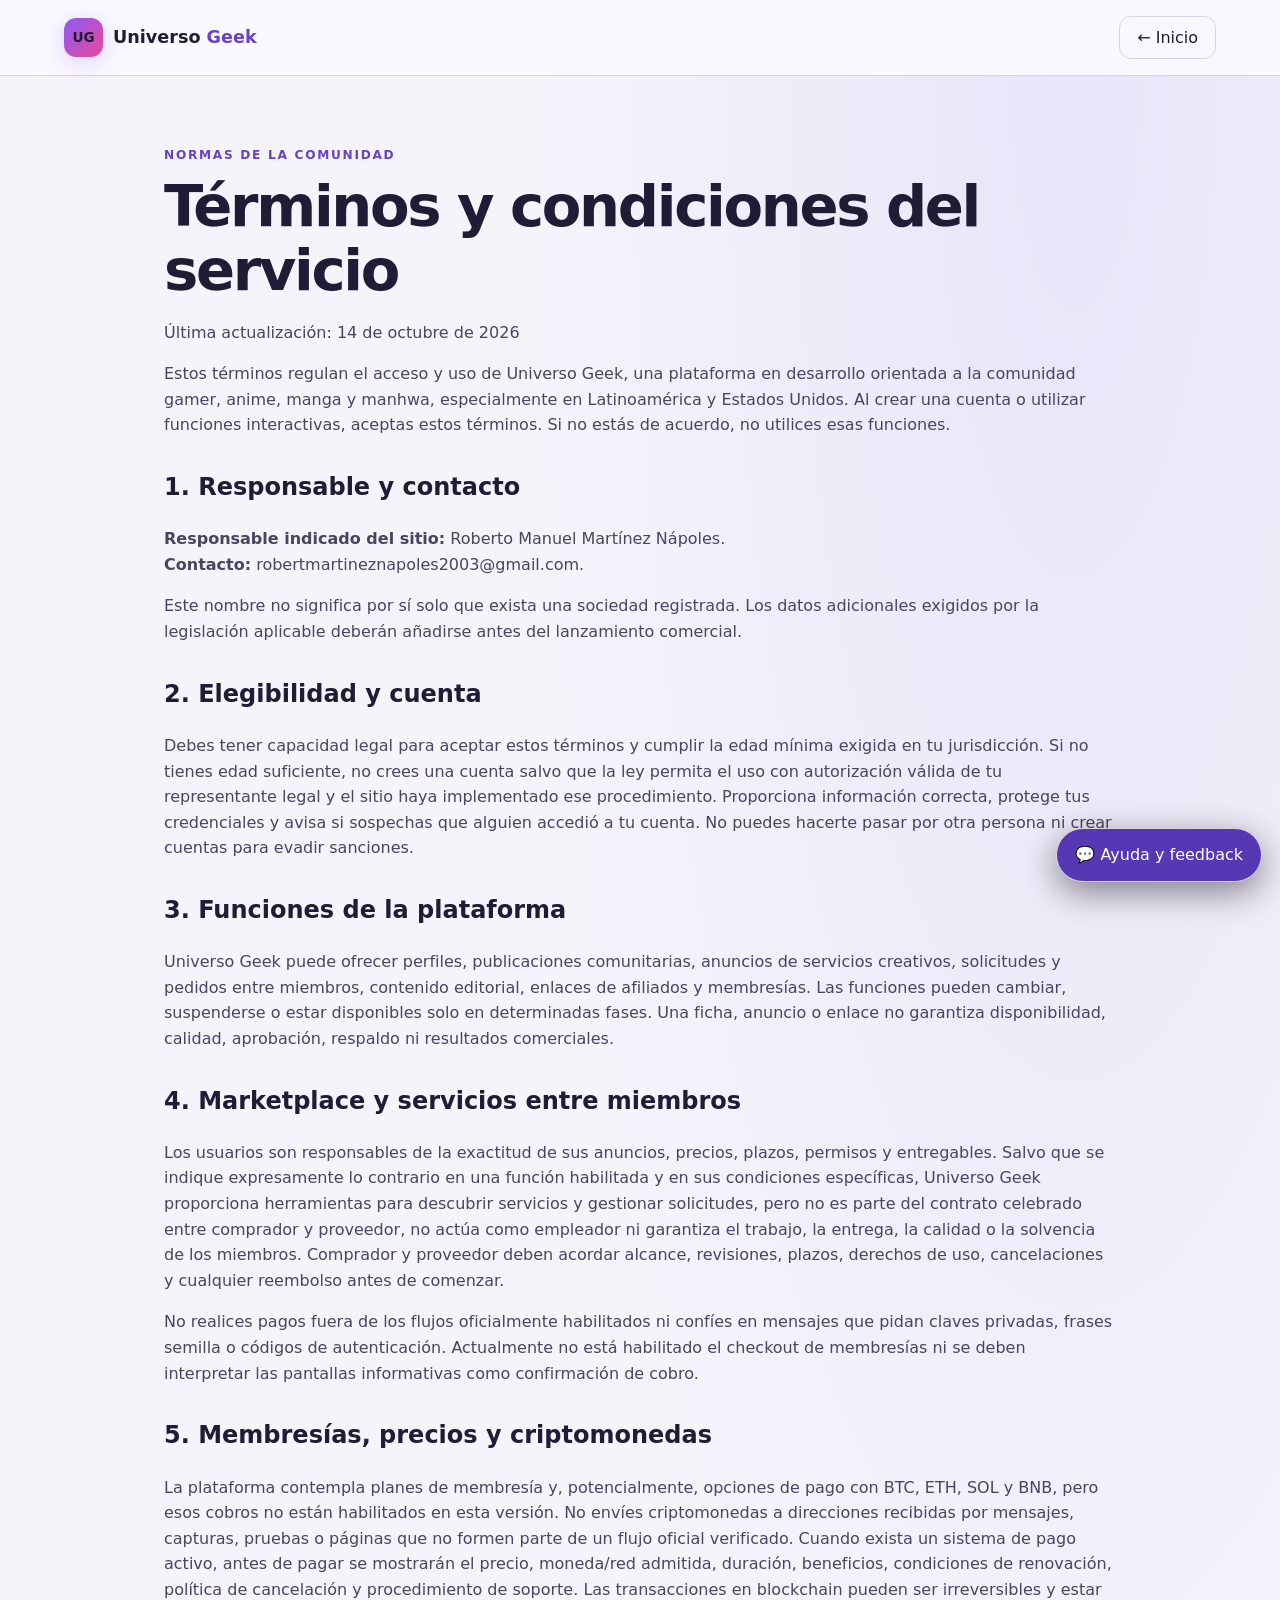
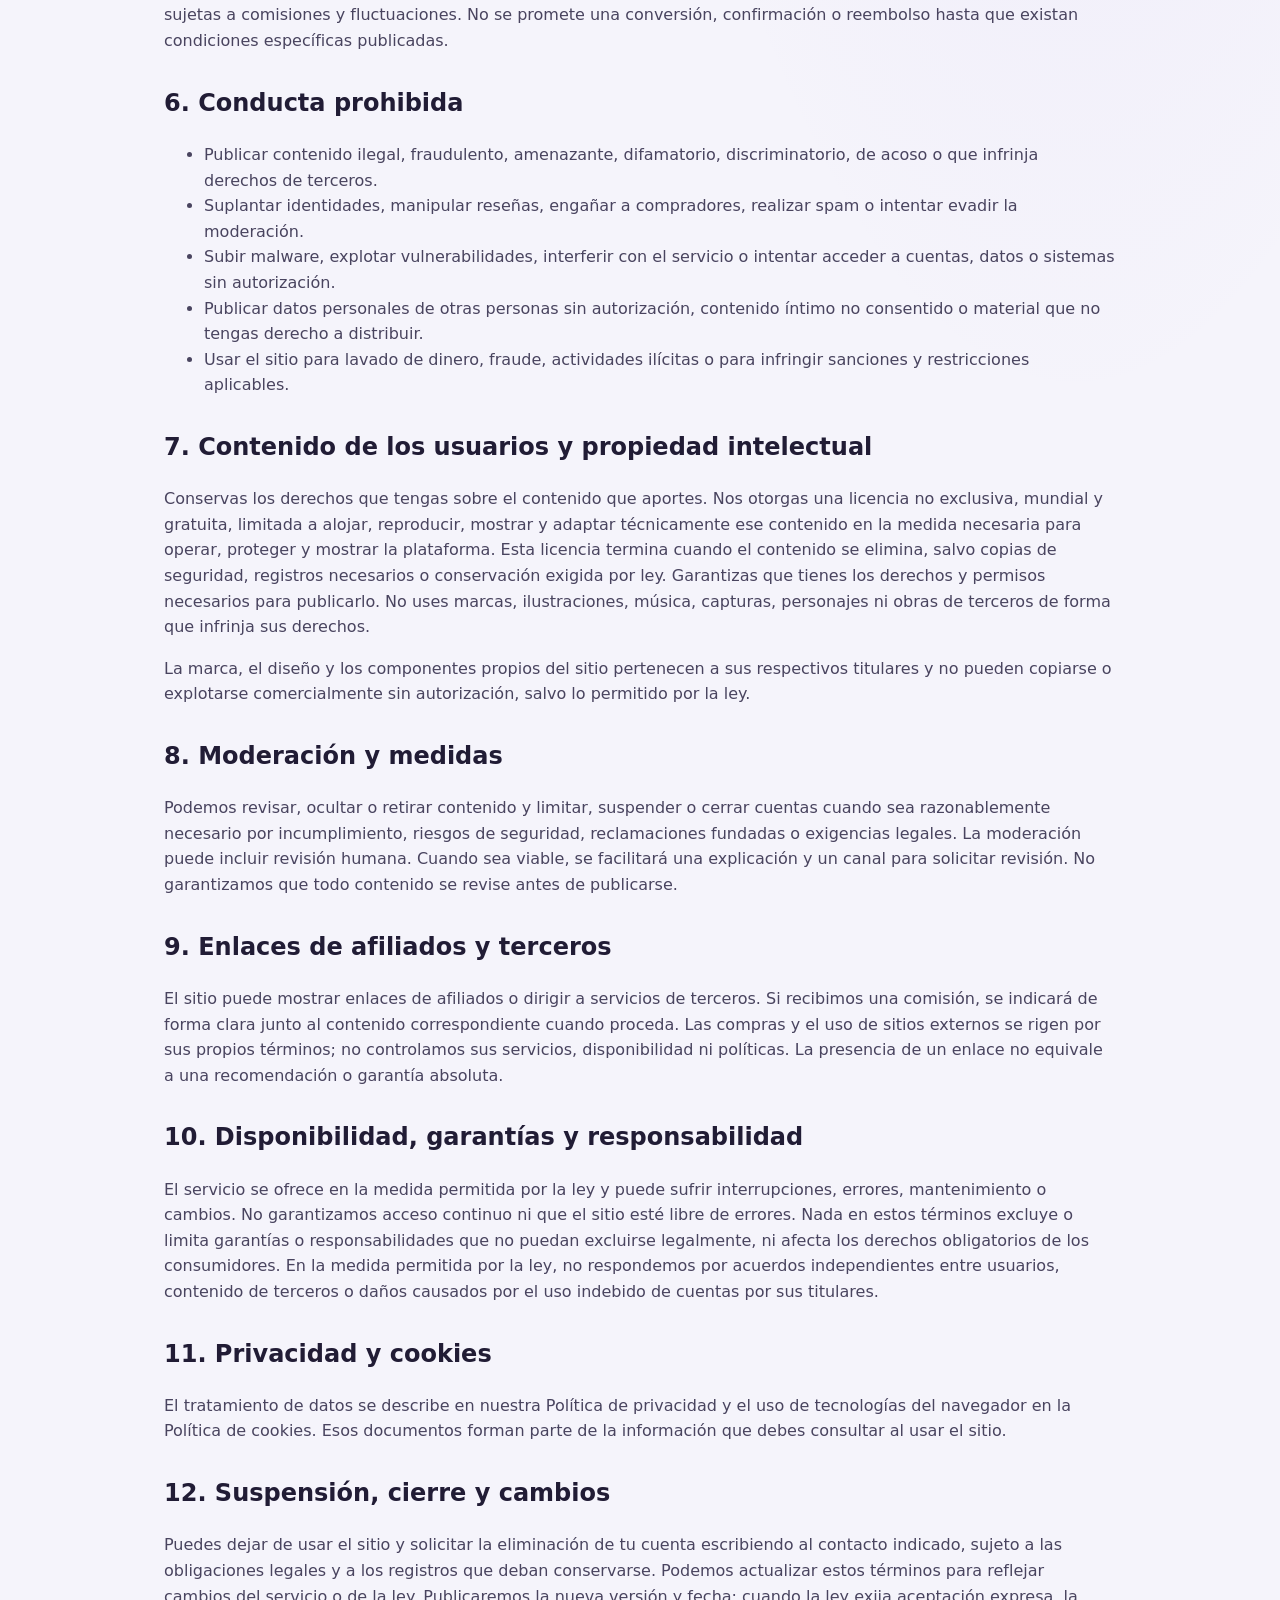
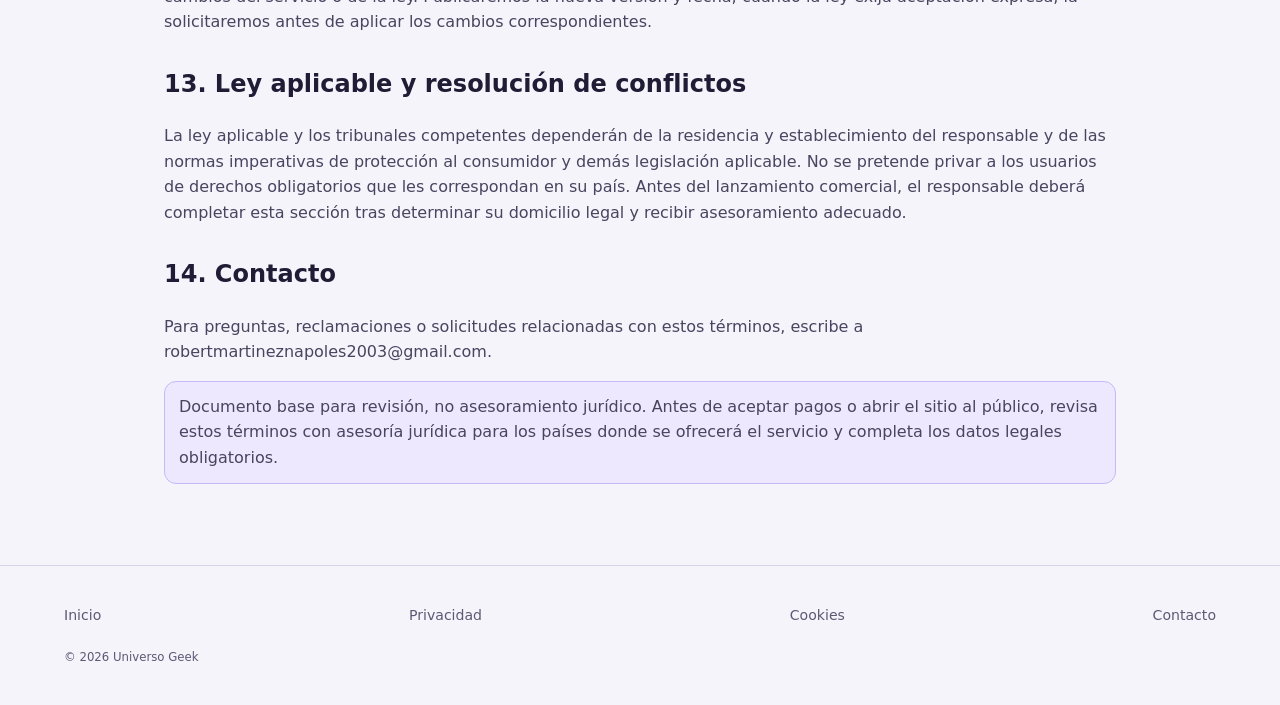
<file: terms.html>
<!doctype html>
<html lang="es">
<head><meta charset="utf-8"><meta name="viewport" content="width=device-width,initial-scale=1"><meta name="description" content="Términos y condiciones de uso de Universo Geek."><title>Términos y condiciones — Universo Geek</title><link rel="stylesheet" href="assets/css/style.css"></head>
<body>
<header class="site-header"><a class="brand" href="index.html"><span class="brand-mark">UG</span><span>Universo <b>Geek</b></span></a><a class="nav-login" href="index.html">← Inicio</a></header>
<main class="page-wrap legal"><span class="eyebrow">NORMAS DE LA COMUNIDAD</span><h1 class="page-title">Términos y condiciones del servicio</h1><p class="muted">Última actualización: 14 de octubre de 2026</p>
<p>Estos términos regulan el acceso y uso de Universo Geek, una plataforma en desarrollo orientada a la comunidad gamer, anime, manga y manhwa, especialmente en Latinoamérica y Estados Unidos. Al crear una cuenta o utilizar funciones interactivas, aceptas estos términos. Si no estás de acuerdo, no utilices esas funciones.</p>
<h2>1. Responsable y contacto</h2><p><strong>Responsable indicado del sitio:</strong> Roberto Manuel Martínez Nápoles.<br><strong>Contacto:</strong> <a href="mailto:robertmartineznapoles2003@gmail.com">robertmartineznapoles2003@gmail.com</a>.</p><p>Este nombre no significa por sí solo que exista una sociedad registrada. Los datos adicionales exigidos por la legislación aplicable deberán añadirse antes del lanzamiento comercial.</p>
<h2>2. Elegibilidad y cuenta</h2><p>Debes tener capacidad legal para aceptar estos términos y cumplir la edad mínima exigida en tu jurisdicción. Si no tienes edad suficiente, no crees una cuenta salvo que la ley permita el uso con autorización válida de tu representante legal y el sitio haya implementado ese procedimiento. Proporciona información correcta, protege tus credenciales y avisa si sospechas que alguien accedió a tu cuenta. No puedes hacerte pasar por otra persona ni crear cuentas para evadir sanciones.</p>
<h2>3. Funciones de la plataforma</h2><p>Universo Geek puede ofrecer perfiles, publicaciones comunitarias, anuncios de servicios creativos, solicitudes y pedidos entre miembros, contenido editorial, enlaces de afiliados y membresías. Las funciones pueden cambiar, suspenderse o estar disponibles solo en determinadas fases. Una ficha, anuncio o enlace no garantiza disponibilidad, calidad, aprobación, respaldo ni resultados comerciales.</p>
<h2>4. Marketplace y servicios entre miembros</h2><p>Los usuarios son responsables de la exactitud de sus anuncios, precios, plazos, permisos y entregables. Salvo que se indique expresamente lo contrario en una función habilitada y en sus condiciones específicas, Universo Geek proporciona herramientas para descubrir servicios y gestionar solicitudes, pero no es parte del contrato celebrado entre comprador y proveedor, no actúa como empleador ni garantiza el trabajo, la entrega, la calidad o la solvencia de los miembros. Comprador y proveedor deben acordar alcance, revisiones, plazos, derechos de uso, cancelaciones y cualquier reembolso antes de comenzar.</p><p>No realices pagos fuera de los flujos oficialmente habilitados ni confíes en mensajes que pidan claves privadas, frases semilla o códigos de autenticación. Actualmente no está habilitado el checkout de membresías ni se deben interpretar las pantallas informativas como confirmación de cobro.</p>
<h2>5. Membresías, precios y criptomonedas</h2><p>La plataforma contempla planes de membresía y, potencialmente, opciones de pago con BTC, ETH, SOL y BNB, pero esos cobros no están habilitados en esta versión. No envíes criptomonedas a direcciones recibidas por mensajes, capturas, pruebas o páginas que no formen parte de un flujo oficial verificado. Cuando exista un sistema de pago activo, antes de pagar se mostrarán el precio, moneda/red admitida, duración, beneficios, condiciones de renovación, política de cancelación y procedimiento de soporte. Las transacciones en blockchain pueden ser irreversibles y estar sujetas a comisiones y fluctuaciones. No se promete una conversión, confirmación o reembolso hasta que existan condiciones específicas publicadas.</p>
<h2>6. Conducta prohibida</h2><ul><li>Publicar contenido ilegal, fraudulento, amenazante, difamatorio, discriminatorio, de acoso o que infrinja derechos de terceros.</li><li>Suplantar identidades, manipular reseñas, engañar a compradores, realizar spam o intentar evadir la moderación.</li><li>Subir malware, explotar vulnerabilidades, interferir con el servicio o intentar acceder a cuentas, datos o sistemas sin autorización.</li><li>Publicar datos personales de otras personas sin autorización, contenido íntimo no consentido o material que no tengas derecho a distribuir.</li><li>Usar el sitio para lavado de dinero, fraude, actividades ilícitas o para infringir sanciones y restricciones aplicables.</li></ul>
<h2>7. Contenido de los usuarios y propiedad intelectual</h2><p>Conservas los derechos que tengas sobre el contenido que aportes. Nos otorgas una licencia no exclusiva, mundial y gratuita, limitada a alojar, reproducir, mostrar y adaptar técnicamente ese contenido en la medida necesaria para operar, proteger y mostrar la plataforma. Esta licencia termina cuando el contenido se elimina, salvo copias de seguridad, registros necesarios o conservación exigida por ley. Garantizas que tienes los derechos y permisos necesarios para publicarlo. No uses marcas, ilustraciones, música, capturas, personajes ni obras de terceros de forma que infrinja sus derechos.</p><p>La marca, el diseño y los componentes propios del sitio pertenecen a sus respectivos titulares y no pueden copiarse o explotarse comercialmente sin autorización, salvo lo permitido por la ley.</p>
<h2>8. Moderación y medidas</h2><p>Podemos revisar, ocultar o retirar contenido y limitar, suspender o cerrar cuentas cuando sea razonablemente necesario por incumplimiento, riesgos de seguridad, reclamaciones fundadas o exigencias legales. La moderación puede incluir revisión humana. Cuando sea viable, se facilitará una explicación y un canal para solicitar revisión. No garantizamos que todo contenido se revise antes de publicarse.</p>
<h2>9. Enlaces de afiliados y terceros</h2><p>El sitio puede mostrar enlaces de afiliados o dirigir a servicios de terceros. Si recibimos una comisión, se indicará de forma clara junto al contenido correspondiente cuando proceda. Las compras y el uso de sitios externos se rigen por sus propios términos; no controlamos sus servicios, disponibilidad ni políticas. La presencia de un enlace no equivale a una recomendación o garantía absoluta.</p>
<h2>10. Disponibilidad, garantías y responsabilidad</h2><p>El servicio se ofrece en la medida permitida por la ley y puede sufrir interrupciones, errores, mantenimiento o cambios. No garantizamos acceso continuo ni que el sitio esté libre de errores. Nada en estos términos excluye o limita garantías o responsabilidades que no puedan excluirse legalmente, ni afecta los derechos obligatorios de los consumidores. En la medida permitida por la ley, no respondemos por acuerdos independientes entre usuarios, contenido de terceros o daños causados por el uso indebido de cuentas por sus titulares.</p>
<h2>11. Privacidad y cookies</h2><p>El tratamiento de datos se describe en nuestra <a href="privacy.html">Política de privacidad</a> y el uso de tecnologías del navegador en la <a href="cookies.html">Política de cookies</a>. Esos documentos forman parte de la información que debes consultar al usar el sitio.</p>
<h2>12. Suspensión, cierre y cambios</h2><p>Puedes dejar de usar el sitio y solicitar la eliminación de tu cuenta escribiendo al contacto indicado, sujeto a las obligaciones legales y a los registros que deban conservarse. Podemos actualizar estos términos para reflejar cambios del servicio o de la ley. Publicaremos la nueva versión y fecha; cuando la ley exija aceptación expresa, la solicitaremos antes de aplicar los cambios correspondientes.</p>
<h2>13. Ley aplicable y resolución de conflictos</h2><p>La ley aplicable y los tribunales competentes dependerán de la residencia y establecimiento del responsable y de las normas imperativas de protección al consumidor y demás legislación aplicable. No se pretende privar a los usuarios de derechos obligatorios que les correspondan en su país. Antes del lanzamiento comercial, el responsable deberá completar esta sección tras determinar su domicilio legal y recibir asesoramiento adecuado.</p>
<h2>14. Contacto</h2><p>Para preguntas, reclamaciones o solicitudes relacionadas con estos términos, escribe a <a href="mailto:robertmartineznapoles2003@gmail.com">robertmartineznapoles2003@gmail.com</a>.</p>
<p class="notice">Documento base para revisión, no asesoramiento jurídico. Antes de aceptar pagos o abrir el sitio al público, revisa estos términos con asesoría jurídica para los países donde se ofrecerá el servicio y completa los datos legales obligatorios.</p></main>
<footer class="footer"><a href="index.html">Inicio</a><a href="privacy.html">Privacidad</a><a href="cookies.html">Cookies</a><a href="mailto:robertmartineznapoles2003@gmail.com">Contacto</a><small>© <span id="year"></span> Universo Geek</small></footer><script src="assets/js/config.js"></script><script src="assets/js/app.js"></script></body></html>
</file>
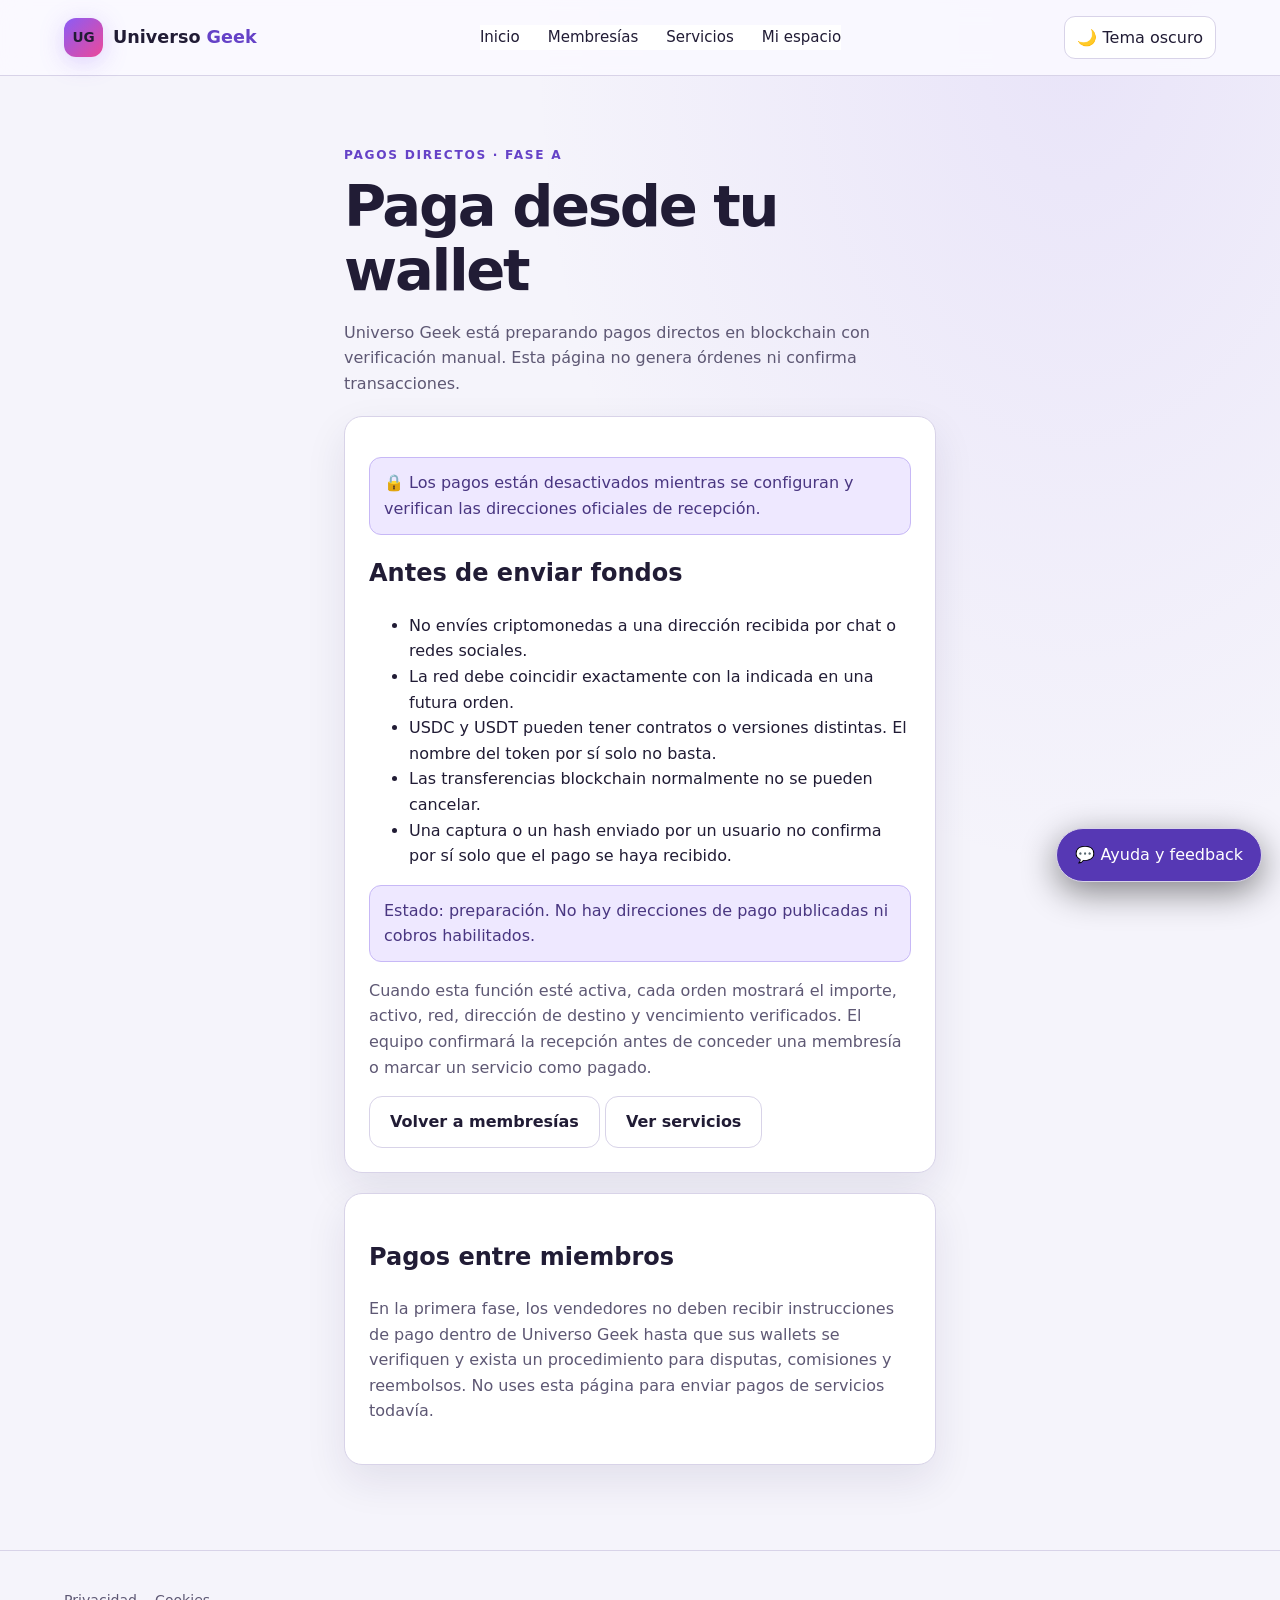
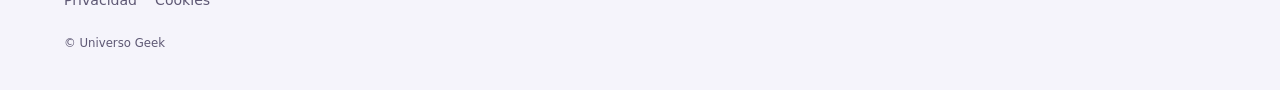
<file: wallet-payment.html>
<!doctype html>
<html lang="es">
<head>
<meta charset="utf-8">
<meta name="viewport" content="width=device-width,initial-scale=1">
<meta name="description" content="Información de pagos directos por wallet en Universo Geek.">
<meta name="theme-color" content="#10101b">
<title>Pago por wallet — Universo Geek</title>
<link rel="stylesheet" href="assets/css/style.css">
</head>
<body>
<header class="site-header">
  <a class="brand" href="index.html"><span class="brand-mark">UG</span><span>Universo <b>Geek</b></span></a>
  <nav class="nav"><a href="index.html">Inicio</a><a href="membership.html">Membresías</a><a href="services.html">Servicios</a><a href="dashboard.html">Mi espacio</a></nav>
  <button class="menu-toggle" aria-label="Abrir menú" aria-expanded="false">☰</button>
</header>
<main class="page-wrap narrow">
  <span class="eyebrow">PAGOS DIRECTOS · FASE A</span>
  <h1 class="page-title">Paga desde tu wallet</h1>
  <p class="muted">Universo Geek está preparando pagos directos en blockchain con verificación manual. Esta página no genera órdenes ni confirma transacciones.</p>
  <section class="panel">
    <p class="notice">🔒 Los pagos están desactivados mientras se configuran y verifican las direcciones oficiales de recepción.</p>
    <h2>Antes de enviar fondos</h2>
    <ul>
      <li>No envíes criptomonedas a una dirección recibida por chat o redes sociales.</li>
      <li>La red debe coincidir exactamente con la indicada en una futura orden.</li>
      <li>USDC y USDT pueden tener contratos o versiones distintas. El nombre del token por sí solo no basta.</li>
      <li>Las transferencias blockchain normalmente no se pueden cancelar.</li>
      <li>Una captura o un hash enviado por un usuario no confirma por sí solo que el pago se haya recibido.</li>
    </ul>
    <div class="notice" role="status">Estado: preparación. No hay direcciones de pago publicadas ni cobros habilitados.</div>
    <p class="muted">Cuando esta función esté activa, cada orden mostrará el importe, activo, red, dirección de destino y vencimiento verificados. El equipo confirmará la recepción antes de conceder una membresía o marcar un servicio como pagado.</p>
    <a class="button secondary" href="membership.html">Volver a membresías</a>
    <a class="button secondary" href="services.html">Ver servicios</a>
  </section>
  <section class="panel">
    <h2>Pagos entre miembros</h2>
    <p class="muted">En la primera fase, los vendedores no deben recibir instrucciones de pago dentro de Universo Geek hasta que sus wallets se verifiquen y exista un procedimiento para disputas, comisiones y reembolsos. No uses esta página para enviar pagos de servicios todavía.</p>
  </section>
</main>
<footer class="footer"><div><a href="privacy.html">Privacidad</a><a href="cookies.html">Cookies</a></div><small>© Universo Geek</small></footer>
<script src="assets/js/config.js"></script>
<script src="assets/js/app.js"></script>
</body>
</html>
</file>
<file: assets/css/style.css>
/* 1. Variables de color y diseño global */
:root {
  color-scheme:dark;
  --bg:#10101b;
  --panel:#191927;
  --panel2:#202033;
  --text:#f5f4ff;
  --muted:#b4b2ca;
  --purple:#a78bfa;
  --pink:#f472b6;
  --line:#34334b;
  --green:#6ee7b7
}

/* 2. Reset y elementos HTML básicos */
* {
  box-sizing:border-box
}

html {
  scroll-behavior:smooth
}

body {
  margin:0;
  background:radial-gradient(ellipse at 80% 0%,#29204a 0,transparent 35%),var(--bg);
  color:var(--text);
  font:16px/1.6 system-ui,-apple-system,BlinkMacSystemFont,"Segoe UI",sans-serif
}

a {
  color:inherit;
  text-decoration:none
}

a:focus-visible,button:focus-visible,input:focus-visible,textarea:focus-visible,select:focus-visible {
  outline:3px solid var(--pink);
  outline-offset:3px
}

/* 3. Cabecera, marca y navegación */
.site-header {
  height:78px;
  display:flex;
  align-items:center;
  justify-content:space-between;
  gap:24px;
  padding:0 max(5vw,20px);
  border-bottom:1px solid #ffffff12;
  background:#10101bd9;
  backdrop-filter:blur(14px);
  position:sticky;
  top:0;
  z-index:10
}

.brand {
  display:flex;
  align-items:center;
  gap:10px;
  font-weight:700;
  font-size:1.1rem
}

.brand b {
  color:var(--purple)
}

.brand-mark {
  display:grid;
  place-items:center;
  width:39px;
  height:39px;
  border-radius:13px;
  background:linear-gradient(135deg,#8b5cf6,#ec4899);
  font-size:.85rem;
  box-shadow:0 5px 25px #8b5cf644
}

.nav {
  display:flex;
  align-items:center;
  gap:28px;
  color:var(--muted);
  font-size:.94rem
}

.nav a:hover,.footer a:hover {
  color:var(--text)
}

.nav-login {
  border:1px solid var(--line);
  padding:8px 17px;
  border-radius:12px;
  color:var(--text)!important
}

.menu-toggle {
  display:none;
  background:transparent;
  border:0;
  color:var(--text);
  font-size:1.6rem
}

/* 4. Portada y elementos decorativos */
.hero {
  max-width:1200px;
  margin:auto;
  min-height:580px;
  padding:80px 28px 70px;
  display:grid;
  grid-template-columns:1.08fr .92fr;
  align-items:center;
  gap:50px
}

.eyebrow {
  display:inline-block;
  color:var(--purple);
  font-size:.76rem;
  letter-spacing:.14em;
  font-weight:800
}

.hero h1 {
  font-size:clamp(3rem,6vw,5.6rem);
  line-height:1.04;
  letter-spacing:-.055em;
  margin:20px 0
}

.hero h1 span,.section-heading h2 span {
  background:linear-gradient(90deg,#c4b5fd,#f9a8d4);
  background-clip:text;
  color:transparent
}

.hero-copy>p,.section-heading>p,.cta-panel p {
  max-width:570px;
  color:var(--muted);
  font-size:1.08rem
}

.actions {
  display:flex;
  flex-wrap:wrap;
  gap:13px;
  margin:28px 0
}

.button {
  display:inline-flex;
  align-items:center;
  justify-content:center;
  border:1px solid transparent;
  border-radius:13px;
  padding:12px 20px;
  font-weight:750;
  cursor:pointer;
  transition:transform .2s,filter .2s
}

.button:hover {
  transform:translateY(-2px);
  filter:brightness(1.08)
}

.primary {
  background:linear-gradient(100deg,#8b5cf6,#d946ef);
  color:white;
  box-shadow:0 8px 30px #8b5cf633
}

.secondary {
  border-color:var(--line);
  background:#ffffff06
}

.hero-stats {
  display:flex;
  flex-wrap:wrap;
  gap:24px;
  margin-top:34px
}

.hero-stats div {
  display:flex;
  align-items:center;
  gap:8px;
  color:var(--muted);
  font-size:.85rem
}

.hero-stats strong {
  font-size:1.25rem
}

.hero-art {
  min-height:380px;
  position:relative;
  display:grid;
  place-items:center;
  overflow:hidden
}

.hero-art:before {
  content:"";
  position:absolute;
  width:300px;
  height:300px;
  border-radius:50%;
  background:radial-gradient(circle,#8b5cf655,transparent 70%);
  filter:blur(14px)
}

.orbit {
  position:absolute;
  border:1px solid #c4b5fd42;
  border-radius:50%;
  transform:rotate(-24deg)
}

.orbit-one {
  width:330px;
  height:180px
}

.orbit-two {
  width:400px;
  height:240px;
  transform:rotate(55deg)
}

.planet {
  display:grid;
  place-items:center;
  width:190px;
  height:190px;
  border-radius:45%;
  font-size:6rem;
  background:linear-gradient(145deg,#312e81,#7e22ce 65%,#db2777);
  box-shadow:inset -16px -18px 45px #160b36,0 0 90px #a855f755;
  transform:rotate(-8deg);
  z-index:1
}

.float-tag {
  position:absolute;
  z-index:2;
  border:1px solid #ffffff20;
  background:#1c1a31eF;
  padding:8px 13px;
  border-radius:12px;
  font-size:.8rem;
  font-weight:800;
  box-shadow:0 10px 30px #0003
}

.tag-a {
  top:52px;
  right:3%
}

.tag-b {
  bottom:65px;
  left:0
}

.tag-c {
  right:0;
  bottom:110px
}

/* 5. Secciones, tarjetas y llamadas a la acción */
.section {
  max-width:1200px;
  margin:auto;
  padding:65px 28px 85px
}

.section-heading {
  display:flex;
  justify-content:space-between;
  align-items:end;
  gap:24px;
  margin-bottom:30px
}

.section-heading h2,.cta-panel h2 {
  font-size:clamp(2rem,4vw,3.1rem);
  letter-spacing:-.04em;
  line-height:1.15;
  margin:12px 0
}

.section-heading>p {
  max-width:350px;
  font-size:.95rem
}

.feature-grid {
  display:grid;
  grid-template-columns:repeat(4,1fr);
  gap:16px
}

.feature-card {
  background:linear-gradient(150deg,#ffffff08,#ffffff03);
  border:1px solid var(--line);
  border-radius:20px;
  padding:25px;
  min-height:260px
}

.feature-icon {
  display:grid;
  place-items:center;
  width:50px;
  height:50px;
  background:#a78bfa1a;
  border-radius:15px;
  font-size:1.5rem
}

.feature-card h3 {
  margin:18px 0 8px
}

.feature-card p {
  color:var(--muted);
  font-size:.91rem;
  min-height:80px
}

.feature-card a {
  font-weight:700;
  color:#c4b5fd;
  font-size:.9rem
}

.cta-panel {
  max-width:1144px;
  margin:0 auto 80px;
  padding:35px 40px;
  border-radius:24px;
  border:1px solid #a78bfa3d;
  background:linear-gradient(110deg,#8b5cf61c,#ec489915);
  display:flex;
  justify-content:space-between;
  align-items:center;
  gap:24px
}

.cta-panel h2 {
  margin:8px 0
}

.cta-panel p {
  margin:0;
  font-size:.95rem
}

/* 6. Pie de página */
.footer {
  border-top:1px solid var(--line);
  padding:32px max(5vw,20px);
  display:flex;
  align-items:center;
  justify-content:space-between;
  gap:22px;
  flex-wrap:wrap;
  color:var(--muted);
  font-size:.88rem
}

.footer p {
  margin:0
}

.footer div {
  display:flex;
  gap:18px
}

.footer small {
  width:100%;
  color:#77758f
}

/* 7. Páginas interiores, formularios y paneles */
.page-wrap {
  max-width:1000px;
  min-height:65vh;
  margin:auto;
  padding:65px 24px
}

.page-wrap.narrow {
  max-width:640px
}

.page-title {
  font-size:clamp(2.3rem,5vw,3.6rem);
  letter-spacing:-.04em;
  line-height:1.12;
  margin:8px 0 16px
}

.muted {
  color:var(--muted)
}

.panel {
  background:var(--panel);
  border:1px solid var(--line);
  border-radius:18px;
  padding:24px;
  margin:20px 0
}

.form-grid {
  display:grid;
  gap:15px
}

.field {
  display:grid;
  gap:7px
}

.field label {
  font-weight:700;
  font-size:.92rem
}

.field input,.field textarea,.field select {
  width:100%;
  border:1px solid var(--line);
  border-radius:11px;
  padding:12px 13px;
  background:#10101b;
  color:var(--text);
  font:inherit
}

.field textarea {
  min-height:110px;
  resize:vertical
}

.form-actions {
  display:flex;
  gap:12px;
  flex-wrap:wrap;
  align-items:center
}

/* 8. Mensajes de estado, listados y tarjetas de servicios */
.notice {
  padding:12px 14px;
  border-radius:12px;
  background:#a78bfa14;
  border:1px solid #a78bfa42;
  color:#ddd6fe
}

.notice.error {
  background:#ef444415;
  border-color:#ef444455;
  color:#fecaca
}

.notice.success {
  background:#10b98115;
  border-color:#10b98155;
  color:#a7f3d0
}

.list-grid {
  display:grid;
  grid-template-columns:repeat(2,1fr);
  gap:16px
}

.service-card {
  border:1px solid var(--line);
  background:var(--panel);
  padding:20px;
  border-radius:16px
}

.service-card h3 {
  margin:8px 0
}

.badge {
  font-size:.75rem;
  border-radius:999px;
  padding:4px 9px;
  background:#a78bfa1b;
  color:#ddd6fe
}

.empty-state {
  padding:24px;
  border:1px dashed var(--line);
  border-radius:14px;
  color:var(--muted)
}

.legal h2 {
  margin-top:30px
}

.legal p,.legal li {
  color:#cbc9dc
}

.footer a {
  color:var(--muted)
}

/* 9. Diseño adaptable: tabletas y teléfonos */
@media(max-width:900px) {
  .hero {
  grid-template-columns:1fr;
  gap:10px;
  padding-top:55px
}

.hero-art {
  min-height:320px
}

.feature-grid {
  grid-template-columns:repeat(2,1fr)
}

.section-heading {
  align-items:start;
  flex-direction:column
}

.cta-panel {
  margin-left:20px;
  margin-right:20px
}

.nav {
  gap:15px
}


}

@media(max-width:620px) {
  .site-header {
  height:68px
}

.menu-toggle {
  display:block
}

.nav {
  display:none;
  position:absolute;
  top:67px;
  left:0;
  right:0;
  padding:18px 24px 22px;
  background:#151522;
  border-bottom:1px solid var(--line);
  flex-direction:column;
  align-items:stretch
}

.nav.open {
  display:flex
}

.nav a {
  padding:7px
}

.hero {
  padding:50px 22px 40px
}

.hero h1 {
  font-size:3.35rem
}

.hero-art {
  min-height:280px
}

.planet {
  width:150px;
  height:150px;
  font-size:4.5rem
}

.orbit-one {
  width:260px;
  height:140px
}

.orbit-two {
  width:300px;
  height:180px
}

.tag-a {
  top:25px
}

.tag-c {
  bottom:55px
}

.section {
  padding:45px 20px 55px
}

.feature-grid,.list-grid {
  grid-template-columns:1fr
}

.feature-card {
  min-height:0
}

.feature-card p {
  min-height:0
}

.cta-panel {
  margin:0 20px 50px;
  padding:26px;
  align-items:flex-start;
  flex-direction:column
}

.footer {
  align-items:flex-start;
  flex-direction:column;
  gap:13px
}

.footer small {
  margin-top:4px
}

.page-wrap {
  padding:45px 20px
}

.panel {
  padding:18px
}


}



/* 10. Asistente de ayuda y formulario de feedback. Mantener estilos aislados en .ug-helpbot. */
.ug-helpbot {
  position: fixed;
  z-index: 1000;
  right: 18px;
  bottom: 18px;
  width: min(390px, calc(100vw - 24px));
  color: var(--text);
  font: inherit;
}
.ug-helpbot button,
.ug-helpbot input,
.ug-helpbot select,
.ug-helpbot textarea { font: inherit; }
.ug-helpbot__toggle {
  display: block;
  margin-left: auto;
  border: 1px solid var(--line);
  border-radius: 999px;
  padding: 13px 18px;
  color: #ffffff;
  background: #5638b4;
  box-shadow: 0 10px 35px #0007;
  font-weight: 750;
  cursor: pointer;
}
.ug-helpbot__panel {
  display: flex;
  flex-direction: column;
  gap: 12px;
  max-height: min(78vh, 760px);
  margin-bottom: 10px;
  overflow: hidden;
  border: 1px solid var(--line);
  border-radius: 18px;
  background: var(--panel);
  box-shadow: 0 16px 50px #0009;
}
.ug-helpbot__panel[hidden] { display: none; }
.ug-helpbot__header {
  display: flex;
  align-items: center;
  justify-content: space-between;
  gap: 12px;
  padding: 14px;
  border-bottom: 1px solid var(--line);
}
.ug-helpbot__header strong,
.ug-helpbot__header small { display: block; }
.ug-helpbot__header small { margin-top: 4px; color: var(--muted); font-size: .76rem; }
.ug-helpbot__close {
  border: 1px solid var(--line);
  border-radius: 8px;
  padding: 7px 9px;
  color: var(--text);
  background: var(--panel2);
  cursor: pointer;
}
.ug-helpbot__messages {
  display: flex;
  flex-direction: column;
  gap: 8px;
  min-height: 100px;
  max-height: 190px;
  padding: 0 14px;
  overflow-y: auto;
}
.ug-helpbot__bubble {
  max-width: 94%;
  margin: 0;
  padding: 10px 12px;
  border-radius: 12px;
  line-height: 1.5;
  overflow-wrap: anywhere;
  font-size: .9rem;
}
.ug-helpbot__bubble--bot { align-self: flex-start; background: var(--panel2); }
.ug-helpbot__bubble--user { align-self: flex-end; background: #453779; }
.ug-helpbot__quick {
  display: flex;
  flex-wrap: wrap;
  gap: 6px;
  padding: 0 14px;
}
.ug-helpbot__quick button {
  border: 1px solid var(--line);
  border-radius: 999px;
  padding: 6px 9px;
  color: var(--text);
  background: transparent;
  cursor: pointer;
  font-size: .78rem;
}
.ug-helpbot__ask {
  display: flex;
  gap: 8px;
  padding: 0 14px 14px;
}
.ug-helpbot__ask input,
.ug-helpbot__feedback input,
.ug-helpbot__feedback select,
.ug-helpbot__feedback textarea {
  width: 100%;
  min-width: 0;
  border: 1px solid var(--line);
  border-radius: 9px;
  padding: 10px;
  color: var(--text);
  background: var(--bg);
}
.ug-helpbot__ask input { flex: 1; }
.ug-helpbot__ask button { white-space: nowrap; }
.ug-helpbot__feedback {
  display: grid;
  gap: 9px;
  padding: 14px;
  overflow-y: auto;
  border-top: 1px solid var(--line);
}
.ug-helpbot__feedback h3 { margin: 0; font-size: 1.05rem; }
.ug-helpbot__feedback p { margin: 0; font-size: .84rem; line-height: 1.5; }
.ug-helpbot__feedback label { display: grid; gap: 5px; font-size: .84rem; }
.ug-helpbot__feedback textarea { resize: vertical; }
.ug-helpbot__feedback .button { width: 100%; }
.ug-helpbot__status { min-height: 1.3em; color: var(--muted); }
.ug-helpbot__honeypot { position: absolute; left: -10000px; width: 1px; height: 1px; overflow: hidden; }
.ug-helpbot button:focus-visible,
.ug-helpbot input:focus-visible,
.ug-helpbot select:focus-visible,
.ug-helpbot textarea:focus-visible { outline: 2px solid var(--purple); outline-offset: 2px; }

@media (max-width: 520px) {
  .ug-helpbot { right: 10px; bottom: 10px; width: calc(100vw - 20px); }
  .ug-helpbot__panel { max-height: 80vh; }
  .ug-helpbot__messages { max-height: 130px; }
}


/* 10. Renovación UX/UI — fase 1: sistema visual, accesibilidad y responsive */
:root {
  color-scheme: dark;
  --bg: #0b0b14;
  --panel: #141421;
  --panel2: #1c1c2d;
  --text: #f7f6ff;
  --muted: #b7b5cc;
  --purple: #b5a0ff;
  --pink: #ff8fcb;
  --line: #35334e;
  --green: #72efc3;
  --surface-glass: rgb(17 17 30 / 88%);
  --shadow-soft: 0 18px 50px rgb(0 0 0 / 22%);
  --content-width: 1200px;
}
html { scroll-padding-top: 96px; }
body {
  background:
    radial-gradient(ellipse at 84% 2%, rgb(112 70 210 / 18%), transparent 34rem),
    radial-gradient(ellipse at 4% 42%, rgb(32 172 190 / 7%), transparent 32rem),
    var(--bg);
}
::selection { background: rgb(167 139 250 / 35%); color: var(--text); }
a { text-underline-offset: .22em; }
a:hover { text-decoration-color: currentColor; }
button, input, textarea, select { font: inherit; }
button:disabled, .button:disabled { cursor: not-allowed; opacity: .65; transform: none; }
:focus-visible { outline: 3px solid var(--pink); outline-offset: 4px; }
.skip-link {
  position: fixed; left: 16px; top: 12px; z-index: 1000;
  padding: 10px 14px; border-radius: 10px; background: var(--text);
  color: var(--bg); font-weight: 800; transform: translateY(-160%);
}
.skip-link:focus { transform: translateY(0); }
.site-header {
  min-height: 76px; height: auto; padding-top: 12px; padding-bottom: 12px;
  background: var(--surface-glass); border-bottom-color: rgb(255 255 255 / 8%);
}
.brand { flex-shrink: 0; }
.brand-mark { border-radius: 12px; }
.nav { align-items: center; }
.nav a { transition: color .18s ease, background .18s ease; }
.nav a:not(.nav-login):hover { color: var(--text); }
.hero { max-width: var(--content-width); min-height: 560px; }
.hero-copy>p { line-height: 1.8; }
.hero h1 { text-wrap: balance; }
.hero-art { isolation: isolate; }
.planet { border: 1px solid rgb(255 255 255 / 15%); }
.section { max-width: var(--content-width); }
.section-heading { margin-bottom: 34px; }
.feature-grid { align-items: stretch; }
.feature-card {
  display: flex; flex-direction: column; align-items: flex-start;
  background: linear-gradient(145deg, rgb(255 255 255 / 5%), rgb(255 255 255 / 1%));
  box-shadow: 0 1px 0 rgb(255 255 255 / 3%) inset;
  transition: transform .2s ease, border-color .2s ease, background .2s ease;
}
.feature-card:hover { transform: translateY(-4px); border-color: rgb(181 160 255 / 55%); }
.feature-card p { flex: 1; min-height: 0; line-height: 1.75; }
.feature-card a { display: inline-flex; gap: 6px; padding-top: 8px; }
.button { min-height: 46px; gap: 8px; }
.primary { background: linear-gradient(110deg, #7655ed, #bf45d6); }
.secondary { background: rgb(255 255 255 / 3%); }
.panel, .service-card { box-shadow: var(--shadow-soft); }
.field input, .field textarea, .field select {
  min-height: 46px; background: var(--bg); transition: border-color .18s ease, box-shadow .18s ease;
}
.field input:focus, .field textarea:focus, .field select:focus {
  border-color: var(--purple); box-shadow: 0 0 0 3px rgb(181 160 255 / 13%); outline: none;
}
.footer { padding-top: 38px; padding-bottom: 38px; }
.theme-toggle {
  display: inline-flex; align-items: center; justify-content: center; gap: 7px;
  min-height: 42px; padding: 8px 12px; border-radius: 11px;
  border: 1px solid var(--line); background: var(--panel); color: var(--text);
  cursor: pointer; white-space: nowrap;
}
.theme-toggle:hover { border-color: var(--purple); }
.explore-search {
  max-width: 720px; margin: 0 auto 34px; padding: 18px;
  border: 1px solid var(--line); border-radius: 18px;
  background: linear-gradient(130deg, rgb(167 139 250 / 9%), rgb(255 255 255 / 2%));
}
.explore-search label { display: block; font-weight: 800; margin-bottom: 8px; }
.explore-search input {
  width: 100%; min-height: 48px; padding: 12px 14px;
  border: 1px solid var(--line); border-radius: 12px;
  background: var(--bg); color: var(--text);
}
.explore-search input::placeholder { color: var(--muted); }
.search-status { margin: 10px 0 0; color: var(--muted); font-size: .9rem; }
.search-status:empty { display: none; }
[hidden] { display: none !important; }

/* Tema claro opcional: conserva contraste y la identidad violeta/cian. */
:root[data-theme="light"] {
  color-scheme: light;
  --bg: #f5f4fb;
  --panel: #ffffff;
  --panel2: #eeecf8;
  --text: #211c35;
  --muted: #5e5874;
  --purple: #6542c7;
  --pink: #b51e78;
  --line: #d8d3e8;
  --green: #087f5b;
  --surface-glass: rgb(250 249 255 / 92%);
  --shadow-soft: 0 16px 42px rgb(38 25 77 / 9%);
}
:root[data-theme="light"] body {
  background:
    radial-gradient(ellipse at 84% 2%, rgb(145 113 231 / 12%), transparent 34rem),
    var(--bg);
}
:root[data-theme="light"] .site-header { border-bottom-color: var(--line); }
:root[data-theme="light"] .hero h1 span,
:root[data-theme="light"] .section-heading h2 span { background-image: linear-gradient(90deg, #6542c7, #b51e78); }
:root[data-theme="light"] .float-tag { background: rgb(255 255 255 / 94%); border-color: var(--line); color: var(--text); }
:root[data-theme="light"] .feature-card { background: linear-gradient(145deg, #fff, #f7f5ff); }
:root[data-theme="light"] .field input,
:root[data-theme="light"] .field textarea,
:root[data-theme="light"] .field select,
:root[data-theme="light"] .explore-search input { background: #fff; }
:root[data-theme="light"] .notice { color: #493681; }
:root[data-theme="light"] .notice.error { color: #9b1c1c; }
:root[data-theme="light"] .notice.success { color: #086449; }

@media (max-width: 900px) {
  .site-header { padding-left: 22px; padding-right: 22px; }
  .hero { padding-left: 24px; padding-right: 24px; }
  .feature-grid { gap: 14px; }
}
@media (max-width: 620px) {
  .site-header { min-height: 68px; padding-left: 18px; padding-right: 18px; }
  /* Mantiene el selector de tema visible y compacto junto al botón del menú. */
  .site-header .theme-toggle { margin-top: 0; width: auto; min-width: 38px; padding: 7px 9px; font-size: 0; flex-shrink: 0; }
  .site-header .theme-toggle::after { content: "◐"; font-size: 1.25rem; line-height: 1; }
  .nav { gap: 8px; }
  .nav.open { box-shadow: 0 18px 30px rgb(0 0 0 / 18%); }
  .hero h1 { font-size: clamp(2.75rem, 13vw, 3.45rem); }
  .hero-art { min-height: 250px; }
  .orbit-two { max-width: 95%; }
  .feature-grid, .list-grid { grid-template-columns: 1fr; }
  .feature-card { min-height: 0; padding: 22px; }
  .feature-card p { margin-bottom: 14px; }
  .section { padding: 48px 20px 60px; }
  .cta-panel { margin: 0 18px 52px; padding: 26px 22px; align-items: stretch; flex-direction: column; }
  .footer { gap: 14px; }
  .footer div { flex-wrap: wrap; gap: 12px 18px; }
  .explore-search { padding: 14px; }
}
@media (prefers-reduced-motion: reduce) {
  *, *::before, *::after { scroll-behavior: auto !important; animation-duration: .01ms !important; animation-iteration-count: 1 !important; transition-duration: .01ms !important; }
}


/* Corrección de contraste para el menú móvil en tema claro. */
:root[data-theme="light"] .nav {
  background: #ffffff;
  color: var(--muted);
  border-bottom-color: var(--line);
}
:root[data-theme="light"] .nav a,
:root[data-theme="light"] .nav a:not(.nav-login) { color: var(--text); }
:root[data-theme="light"] .nav .nav-login { border-color: var(--line); color: var(--text) !important; }
:root[data-theme="light"] .theme-toggle { background: #fff; color: var(--text); }


/* Contraste adicional del tema claro en componentes compartidos y contenido legal. */
:root[data-theme="light"] .legal h2 { color: var(--text); }
:root[data-theme="light"] .legal p,
:root[data-theme="light"] .legal li { color: #49445f; }
:root[data-theme="light"] .badge { background: #eee8ff; color: #49318c; }
:root[data-theme="light"] .feature-card a { color: #5638b4; }
:root[data-theme="light"] .footer small { color: #5e5874; }
:root[data-theme="light"] .eyebrow { color: #6542c7; }
:root[data-theme="light"] .notice { background: #eee8ff; border-color: #c7b8f6; }
:root[data-theme="light"] .notice.error { background: #fff0f0; border-color: #e7aaaa; color: #8d1717; }
:root[data-theme="light"] .notice.success { background: #e9fbf3; border-color: #9bdac0; color: #086449; }


/* Botón de ayuda con contraste AA estable en ambos temas. */
.ug-helpbot .ug-helpbot__toggle { color: #ffffff; background: #5638b4; }
</file>
<file: assets/css/owner.css>
/* Estilos específicos del centro privado del propietario. Sin dependencias externas. */
.owner-body {
  min-height: 100vh;
  background:
    radial-gradient(ellipse at 90% 0%, rgb(124 58 237 / 16%), transparent 34rem),
    var(--bg);
}
.owner-shell { width: min(1100px, 100% - 32px); margin: 0 auto; padding: 24px 0 36px; }
.owner-header { display:flex; align-items:center; justify-content:space-between; flex-wrap:wrap; gap:12px; padding:12px 0 24px; border-bottom:1px solid var(--line); }
.owner-brand { display:inline-flex; align-items:center; gap:10px; font-weight:850; font-size:1.05rem; }
.owner-private-label { display:inline-flex; align-items:center; padding:7px 11px; border:1px solid var(--line); border-radius:999px; color:var(--muted); font-size:.85rem; }
.owner-intro { max-width:760px; padding:44px 0 26px; }
.owner-eyebrow { margin:0 0 10px; color:var(--purple); font-size:.78rem; font-weight:850; letter-spacing:.14em; }
.owner-intro h1 { margin:0; font-size:clamp(2.1rem,5vw,3.5rem); line-height:1.1; letter-spacing:-.04em; text-wrap:balance; }
.owner-intro > p:not(.owner-eyebrow) { color:var(--muted); max-width:660px; line-height:1.75; }
.owner-status { display:inline-block; padding:10px 13px; border:1px solid var(--line); border-radius:12px; background:var(--panel); font-size:.92rem; }
.owner-grid { display:grid; grid-template-columns:repeat(2,minmax(0,1fr)); gap:16px; margin:16px 0 24px; }
.owner-card { min-width:0; padding:22px; border:1px solid var(--line); border-radius:20px; background:linear-gradient(145deg,var(--panel),color-mix(in srgb,var(--panel) 80%,var(--purple))); box-shadow:var(--shadow-soft,0 16px 42px rgb(0 0 0 / 12%)); }
.owner-card-icon { display:grid; place-items:center; width:48px; height:48px; border-radius:14px; background:var(--panel2); font-size:1.45rem; }
.owner-card h2,.owner-notice h2,.owner-denied h2 { margin:16px 0 8px; font-size:1.2rem; }
.owner-card p,.owner-notice p,.owner-denied p { color:var(--muted); line-height:1.7; }
.owner-tag { display:inline-flex; padding:6px 10px; margin-top:5px; border-radius:999px; border:1px solid var(--line); color:var(--muted); font-size:.78rem; }
.owner-notice,.owner-denied { padding:20px 22px; margin:20px 0; border:1px solid var(--line); border-radius:18px; background:var(--panel); }
.owner-notice h2,.owner-denied h2 { margin-top:0; }
.owner-button { min-height:46px; padding:11px 17px; border:1px solid var(--line); border-radius:12px; background:var(--panel2); color:var(--text); font:inherit; font-weight:750; cursor:pointer; }
.owner-button:hover { border-color:var(--purple); }
.owner-denied a { display:inline-flex; margin-top:6px; color:var(--purple); text-underline-offset:.2em; }
.owner-footer { padding:28px 0 0; color:var(--muted); font-size:.82rem; border-top:1px solid var(--line); margin-top:32px; }
.owner-shell :focus-visible { outline:3px solid var(--pink); outline-offset:4px; }
:root[data-theme="light"] .owner-card { background:linear-gradient(145deg,#fff,#f4f0ff); }
@media(max-width:620px) {
  .owner-shell { width:calc(100% - 28px); padding-top:14px; }
  .owner-header { align-items:flex-start; }
  .owner-intro { padding:32px 0 18px; }
  .owner-grid { grid-template-columns:1fr; gap:12px; }
  .owner-card,.owner-notice,.owner-denied { padding:18px; border-radius:16px; }
}
@media(prefers-reduced-motion:reduce) {
  .owner-shell *, .owner-shell *::before, .owner-shell *::after { transition:none !important; animation:none !important; }
}
</file>
<file: assets/css/marketplace.css>
/* Mejoras de descubrimiento del marketplace; sin dependencias externas. */
.marketplace-tools {
  display: grid;
  grid-template-columns: minmax(220px, 2fr) minmax(160px, 1fr) minmax(160px, 1fr) auto;
  gap: 12px;
  align-items: end;
  margin: 8px 0 14px;
}
.marketplace-tools .field { min-width: 0; }
.marketplace-tools input,
.marketplace-tools select {
  width: 100%;
  min-height: 46px;
  border: 1px solid var(--line);
  border-radius: 11px;
  padding: 10px 12px;
  color: var(--text);
  background: var(--bg);
}
.marketplace-reset { min-height: 46px; white-space: nowrap; }
.marketplace-count { margin: 0 0 16px; color: var(--muted); font-size: .9rem; }
.service-card[hidden] { display: none !important; }
.service-card { display: flex; flex-direction: column; align-items: flex-start; gap: 10px; min-width: 0; }
.service-card h3 { overflow-wrap: anywhere; }
.service-card > p { margin: 0; }
.service-card > .button { margin-top: auto; }
.service-card [data-service-price] { font-size: 1.1rem; }
.service-card .service-card__meta { display: flex; gap: 7px; flex-wrap: wrap; color: var(--muted); font-size: .8rem; }
.service-card .service-card__meta span { border: 1px solid var(--line); border-radius: 999px; padding: 4px 8px; }
#service-no-results { margin-top: 14px; }
#service-no-results[hidden] { display: none; }
@media (max-width: 820px) {
  .marketplace-tools { grid-template-columns: repeat(2, minmax(0, 1fr)); }
  .marketplace-search { grid-column: 1 / -1; }
}
@media (max-width: 520px) {
  .marketplace-tools { grid-template-columns: 1fr; }
  .marketplace-search { grid-column: auto; }
  .marketplace-reset { width: 100%; }
}
</file>
